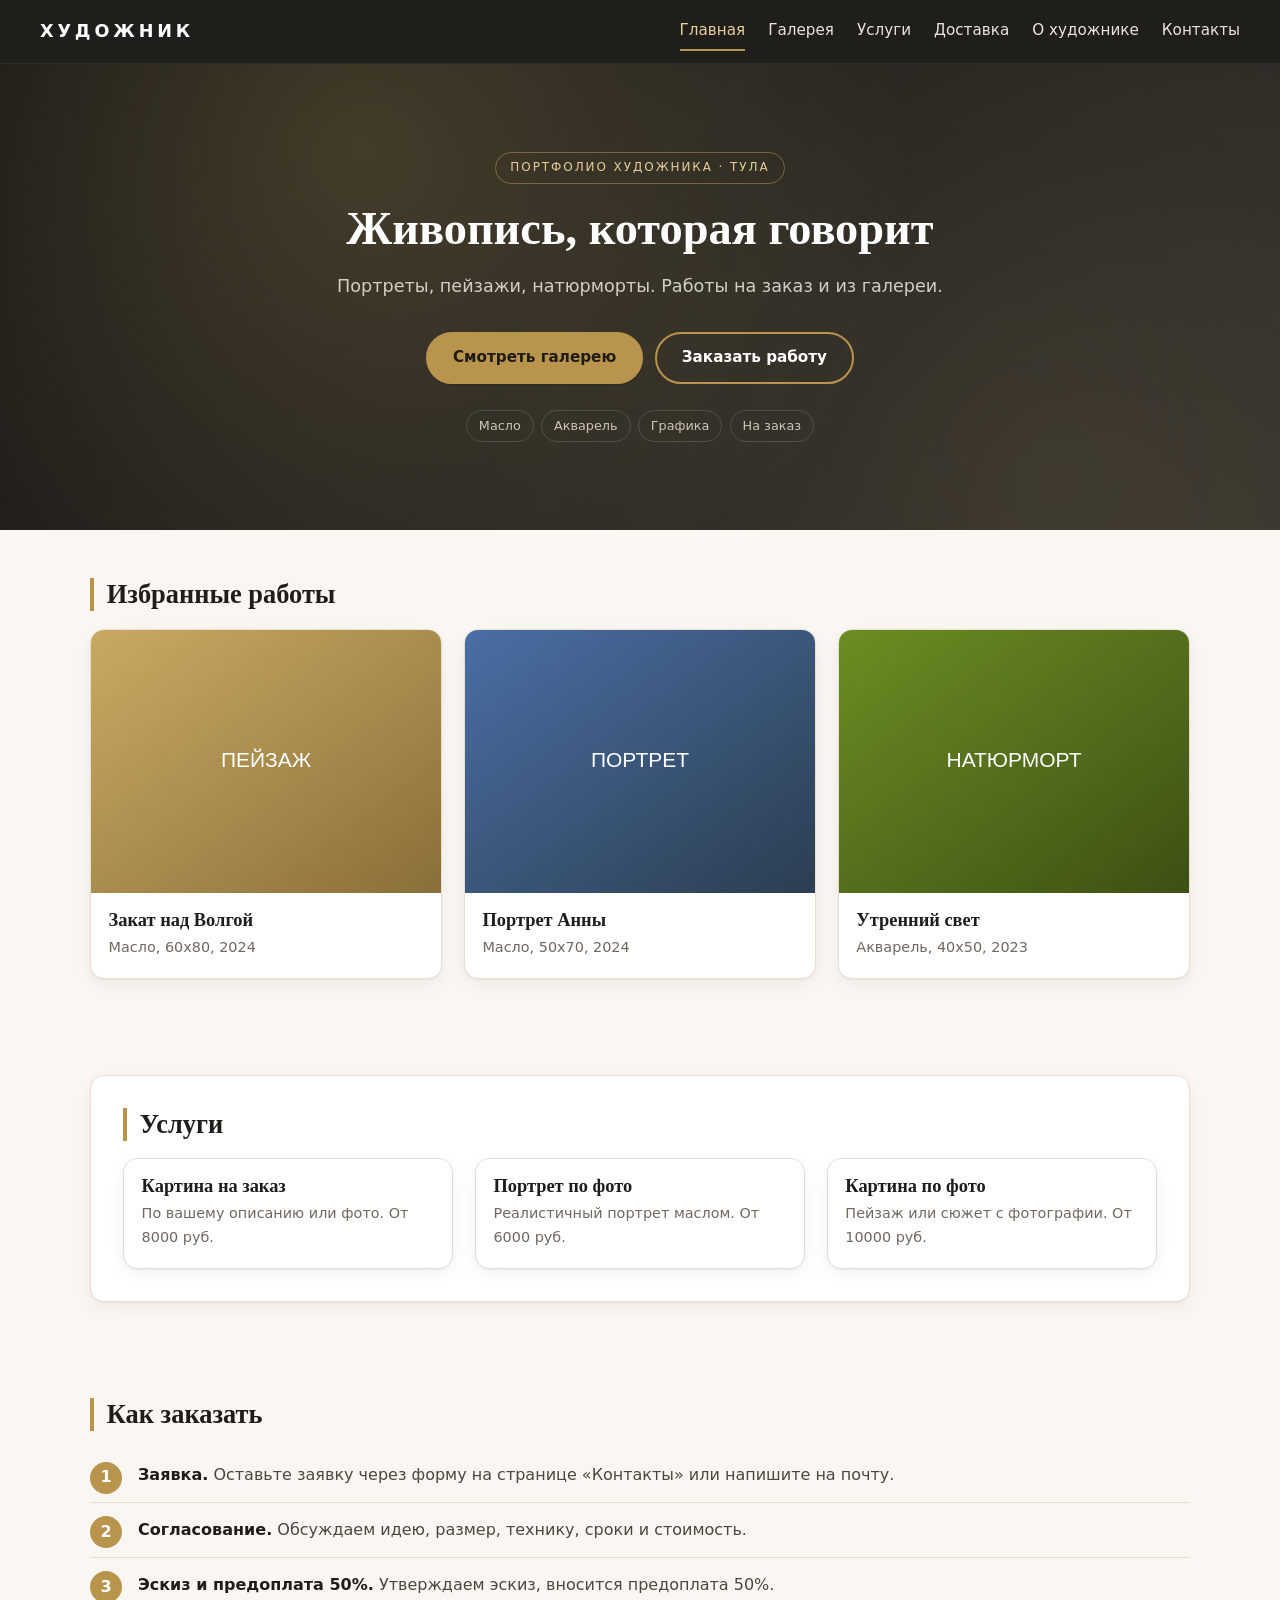
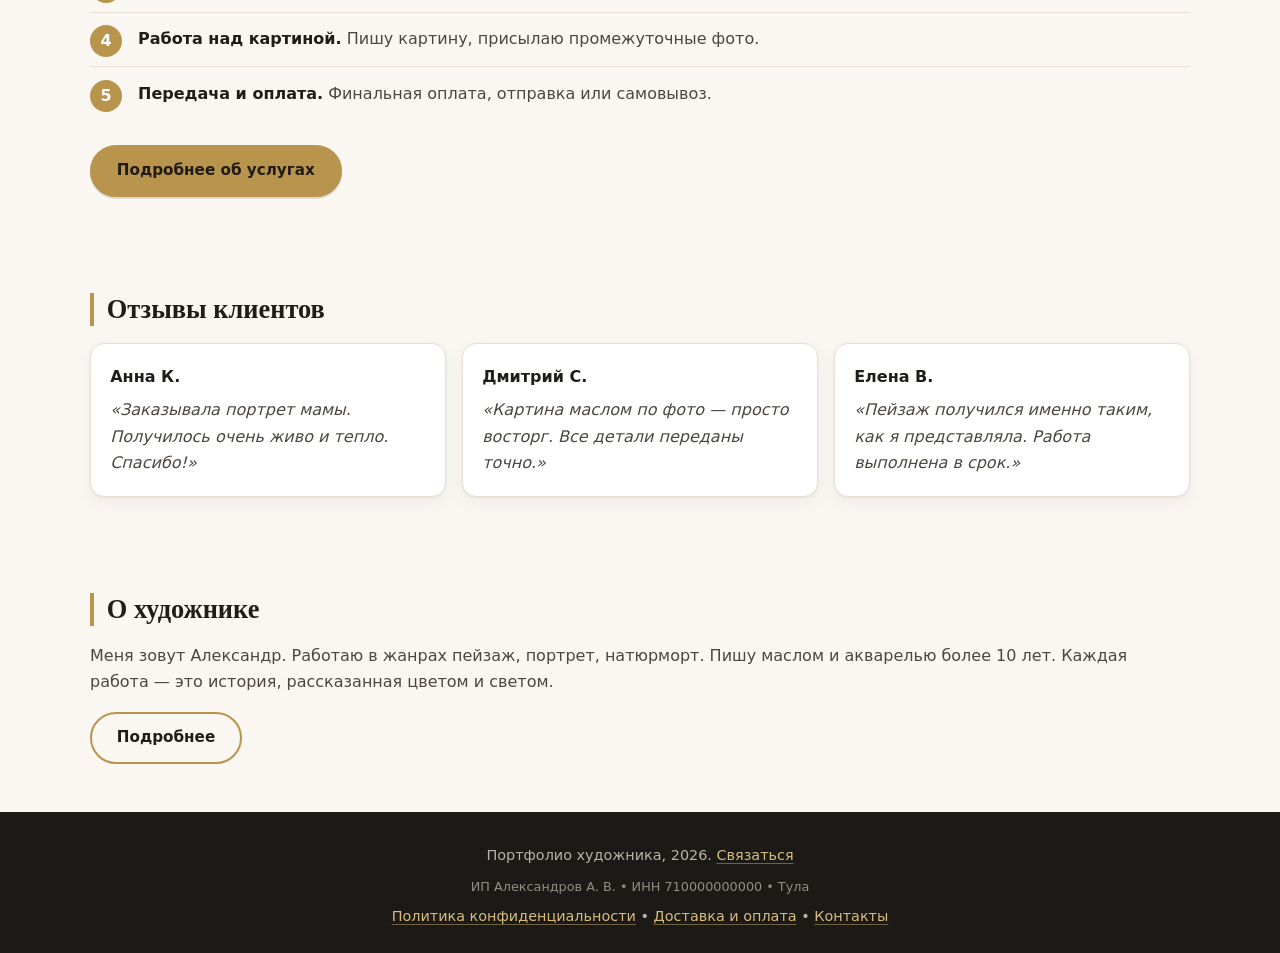
<file: index.html>
<!DOCTYPE html>
<html lang="ru" prefix="og: https://ogp.me/ns#">
<head>
<meta charset="UTF-8">
<meta name="viewport" content="width=device-width, initial-scale=1.0">
<title>Портфолио художника — картины маслом, портреты на заказ</title>
<meta name="description" content="Галерея работ художника: пейзажи, портреты, натюрморты. Картины на заказ и портрет по фото. Открытые цены, доставка, гарантии.">
<meta name="keywords" content="портфолио художника, галерея картин, картины маслом, портрет на заказ, картина по фото">
<meta name="author" content="Александр">
<link rel="canonical" href="https://banan41k78.github.io/artist-portfolio/">
<meta property="og:title" content="Портфолио художника — картины на заказ">
<meta property="og:description" content="Галерея работ: пейзажи, портреты, натюрморты. Картины на заказ и портрет по фото.">
<meta property="og:type" content="website">
<meta property="og:url" content="https://banan41k78.github.io/artist-portfolio/">
<meta property="og:locale" content="ru_RU">
<link rel="icon" href="favicon.svg" type="image/svg+xml">
<link rel="stylesheet" href="style.css">
</head>
<body>

<header>
    <a href="index.html" class="logo">ХУДОЖНИК</a>

    <button class="burger-menu" id="burgerBtn" aria-label="Открыть меню" aria-expanded="false" aria-controls="navMenu">
        <span></span>
        <span></span>
        <span></span>
    </button>

    <nav aria-label="Основная навигация">
        <ul id="navMenu">
            <li><a href="index.html" class="active" aria-current="page">Главная</a></li>
            <li><a href="gallery.html">Галерея</a></li>
            <li><a href="services.html">Услуги</a></li>
            <li><a href="delivery.html">Доставка</a></li>
            <li><a href="about.html">О художнике</a></li>
            <li><a href="contacts.html">Контакты</a></li>
        </ul>
    </nav>
</header>

<main id="main">
<section class="hero">
    <span class="hero-eyebrow">Портфолио художника · Тула</span>
    <h1>Живопись, которая говорит</h1>
    <p>Портреты, пейзажи, натюрморты. Работы на заказ и из галереи.</p>
    <div class="btn-row">
        <a href="gallery.html" class="btn">Смотреть галерею</a>
        <a href="services.html" class="btn btn-outline">Заказать работу</a>
    </div>
    <div class="hero-tags" aria-label="Направления">
        <span>Масло</span>
        <span>Акварель</span>
        <span>Графика</span>
        <span>На заказ</span>
    </div>
</section>

<section class="container">
    <h2>Избранные работы</h2>
    <div class="grid">

        <a href="gallery.html" class="card">
            <img src="data:image/svg+xml;utf8,<svg xmlns='http://www.w3.org/2000/svg' viewBox='0 0 400 300'><defs><linearGradient id='g' x1='0' y1='0' x2='1' y2='1'><stop offset='0' stop-color='%23c9a961'/><stop offset='1' stop-color='%238b6f3a'/></linearGradient></defs><rect fill='url(%23g)' width='400' height='300'/><text x='50%25' y='50%25' font-family='Arial' font-size='24' fill='white' text-anchor='middle' dominant-baseline='middle'>ПЕЙЗАЖ</text></svg>" alt="Картина маслом «Закат над Волгой», пейзаж, 60x80 см, 2024 год">
            <div class="info">
                <h3>Закат над Волгой</h3>
                <p>Масло, 60x80, 2024</p>
            </div>
        </a>

        <a href="gallery.html" class="card">
            <img src="data:image/svg+xml;utf8,<svg xmlns='http://www.w3.org/2000/svg' viewBox='0 0 400 300'><defs><linearGradient id='g' x1='0' y1='0' x2='1' y2='1'><stop offset='0' stop-color='%234a6fa5'/><stop offset='1' stop-color='%232c3e50'/></linearGradient></defs><rect fill='url(%23g)' width='400' height='300'/><text x='50%25' y='50%25' font-family='Arial' font-size='24' fill='white' text-anchor='middle' dominant-baseline='middle'>ПОРТРЕТ</text></svg>" alt="Портрет маслом «Портрет Анны», 50x70 см, 2024 год">
            <div class="info">
                <h3>Портрет Анны</h3>
                <p>Масло, 50x70, 2024</p>
            </div>
        </a>

        <a href="gallery.html" class="card">
            <img src="data:image/svg+xml;utf8,<svg xmlns='http://www.w3.org/2000/svg' viewBox='0 0 400 300'><defs><linearGradient id='g' x1='0' y1='0' x2='1' y2='1'><stop offset='0' stop-color='%236b8e23'/><stop offset='1' stop-color='%233d5014'/></linearGradient></defs><rect fill='url(%23g)' width='400' height='300'/><text x='50%25' y='50%25' font-family='Arial' font-size='24' fill='white' text-anchor='middle' dominant-baseline='middle'>НАТЮРМОРТ</text></svg>" alt="Акварельный натюрморт «Утренний свет», 40x50 см, 2023 год">
            <div class="info">
                <h3>Утренний свет</h3>
                <p>Акварель, 40x50, 2023</p>
            </div>
        </a>

    </div>
</section>

<section class="container">
    <div class="panel">
        <h2>Услуги</h2>
        <div class="grid">
            <a href="services.html" class="card">
                <div class="info">
                    <h3>Картина на заказ</h3>
                    <p>По вашему описанию или фото. От 8000 руб.</p>
                </div>
            </a>
            <a href="services.html" class="card">
                <div class="info">
                    <h3>Портрет по фото</h3>
                    <p>Реалистичный портрет маслом. От 6000 руб.</p>
                </div>
            </a>
            <a href="services.html" class="card">
                <div class="info">
                    <h3>Картина по фото</h3>
                    <p>Пейзаж или сюжет с фотографии. От 10000 руб.</p>
                </div>
            </a>
        </div>
    </div>
</section>

<section class="container">
    <h2>Как заказать</h2>
    <ol class="steps">
        <li><strong>Заявка.</strong> Оставьте заявку через форму на странице «Контакты» или напишите на почту.</li>
        <li><strong>Согласование.</strong> Обсуждаем идею, размер, технику, сроки и стоимость.</li>
        <li><strong>Эскиз и предоплата 50%.</strong> Утверждаем эскиз, вносится предоплата 50%.</li>
        <li><strong>Работа над картиной.</strong> Пишу картину, присылаю промежуточные фото.</li>
        <li><strong>Передача и оплата.</strong> Финальная оплата, отправка или самовывоз.</li>
    </ol>
    <p class="section-cta"><a href="services.html" class="btn">Подробнее об услугах</a></p>
</section>

<section class="container">
    <h2>Отзывы клиентов</h2>
    <div class="reviews-grid">
        <div class="review-card">
            <div class="author">Анна К.</div>
            <div class="text">«Заказывала портрет мамы. Получилось очень живо и тепло. Спасибо!»</div>
        </div>
        <div class="review-card">
            <div class="author">Дмитрий С.</div>
            <div class="text">«Картина маслом по фото — просто восторг. Все детали переданы точно.»</div>
        </div>
        <div class="review-card">
            <div class="author">Елена В.</div>
            <div class="text">«Пейзаж получился именно таким, как я представляла. Работа выполнена в срок.»</div>
        </div>
    </div>
</section>

<section class="container">
    <h2>О художнике</h2>
    <p>Меня зовут Александр. Работаю в жанрах пейзаж, портрет, натюрморт. Пишу маслом и акварелью более 10 лет. Каждая работа — это история, рассказанная цветом и светом.</p>
    <a href="about.html" class="btn btn-outline">Подробнее</a>
</section>

</main>

<footer>
    <p>Портфолио художника, <span data-year>2026</span>. <a href="contacts.html">Связаться</a></p>
    <p class="requisites-mini">ИП Александров А. В. • ИНН 710000000000 • Тула</p>
    <p><a href="privacy.html">Политика конфиденциальности</a> • <a href="delivery.html">Доставка и оплата</a> • <a href="contacts.html">Контакты</a></p>
</footer>

<script src="script.js"></script>
</body>
</html>
</file>
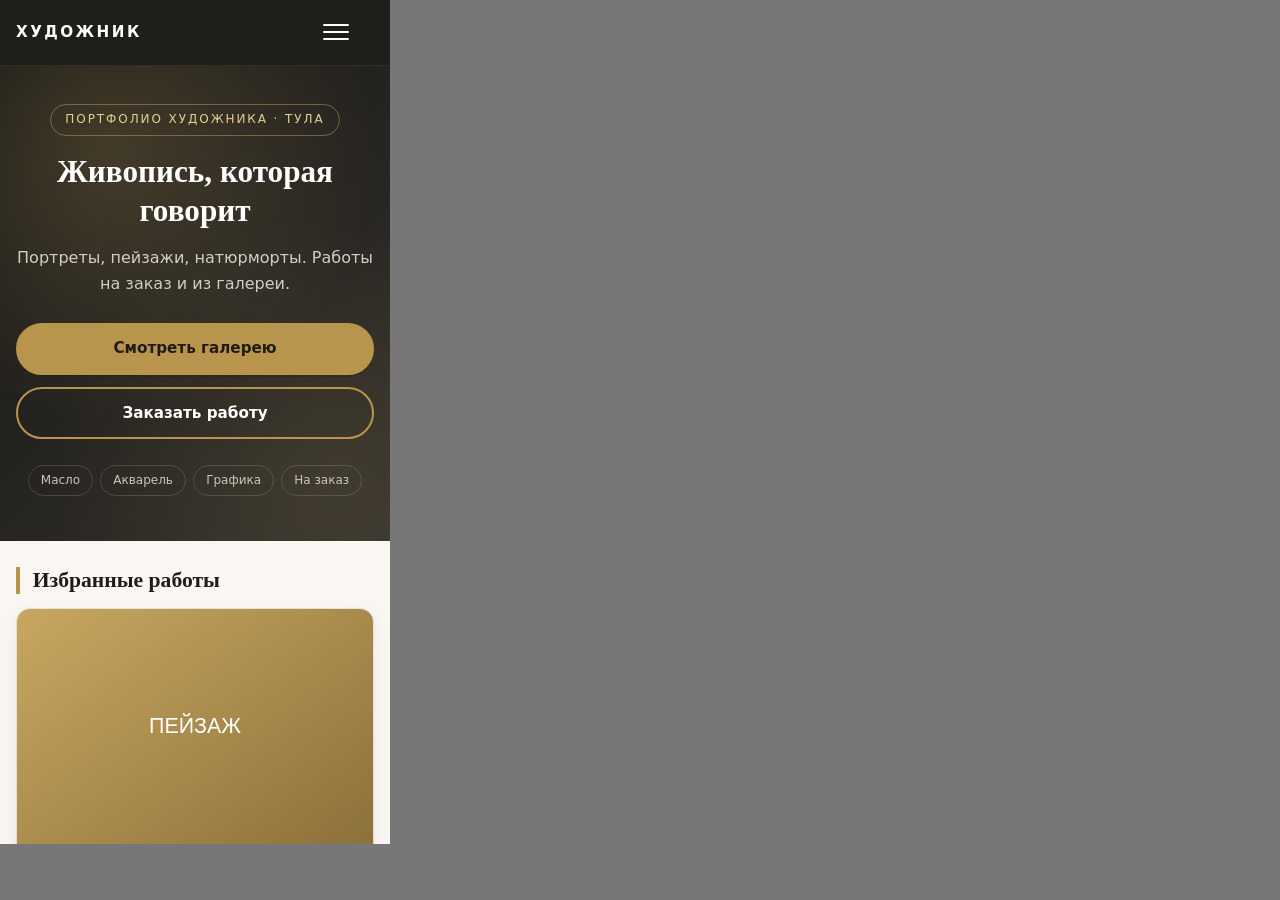
<file: _preview.html>
<!DOCTYPE html>
<html lang="ru">
<head>
<meta charset="UTF-8">
<meta name="viewport" content="width=device-width, initial-scale=1.0">
<title>Mobile preview</title>
<style>
    html, body { margin: 0; padding: 0; background: #777; }
    iframe { display: block; width: 390px; height: 844px; border: 0; }
</style>
</head>
<body>
<iframe id="frame" src="index.html"></iframe>
<script>
    const params = new URLSearchParams(location.search);
    const frame = document.getElementById('frame');
    const page = params.get('page');
    const action = params.get('action');
    const width = params.get('w');
    const height = params.get('h');
    if (width) frame.style.width = width + 'px';
    if (height) frame.style.height = height + 'px';
    if (page) frame.src = page;
    frame.addEventListener('load', () => {
        try {
            if (action === 'modal') frame.contentDocument.querySelector('#grid .card').click();
            if (action === 'menu') frame.contentDocument.getElementById('burgerBtn').click();
            if (action === 'filter') frame.contentDocument.querySelector('[data-filter="oil"]').click();
            if (action === 'form') {
                const doc = frame.contentDocument;
                doc.getElementById('name').value = 'Иван';
                doc.getElementById('contact').value = 'ivan@mail.ru';
                doc.getElementById('consent').checked = true;
                doc.querySelector('#contactForm button[type="submit"]').click();
            }
        } catch (error) {
            document.title = 'Action error: ' + error.message;
        }
    });
</script>
</body>
</html>
</file>
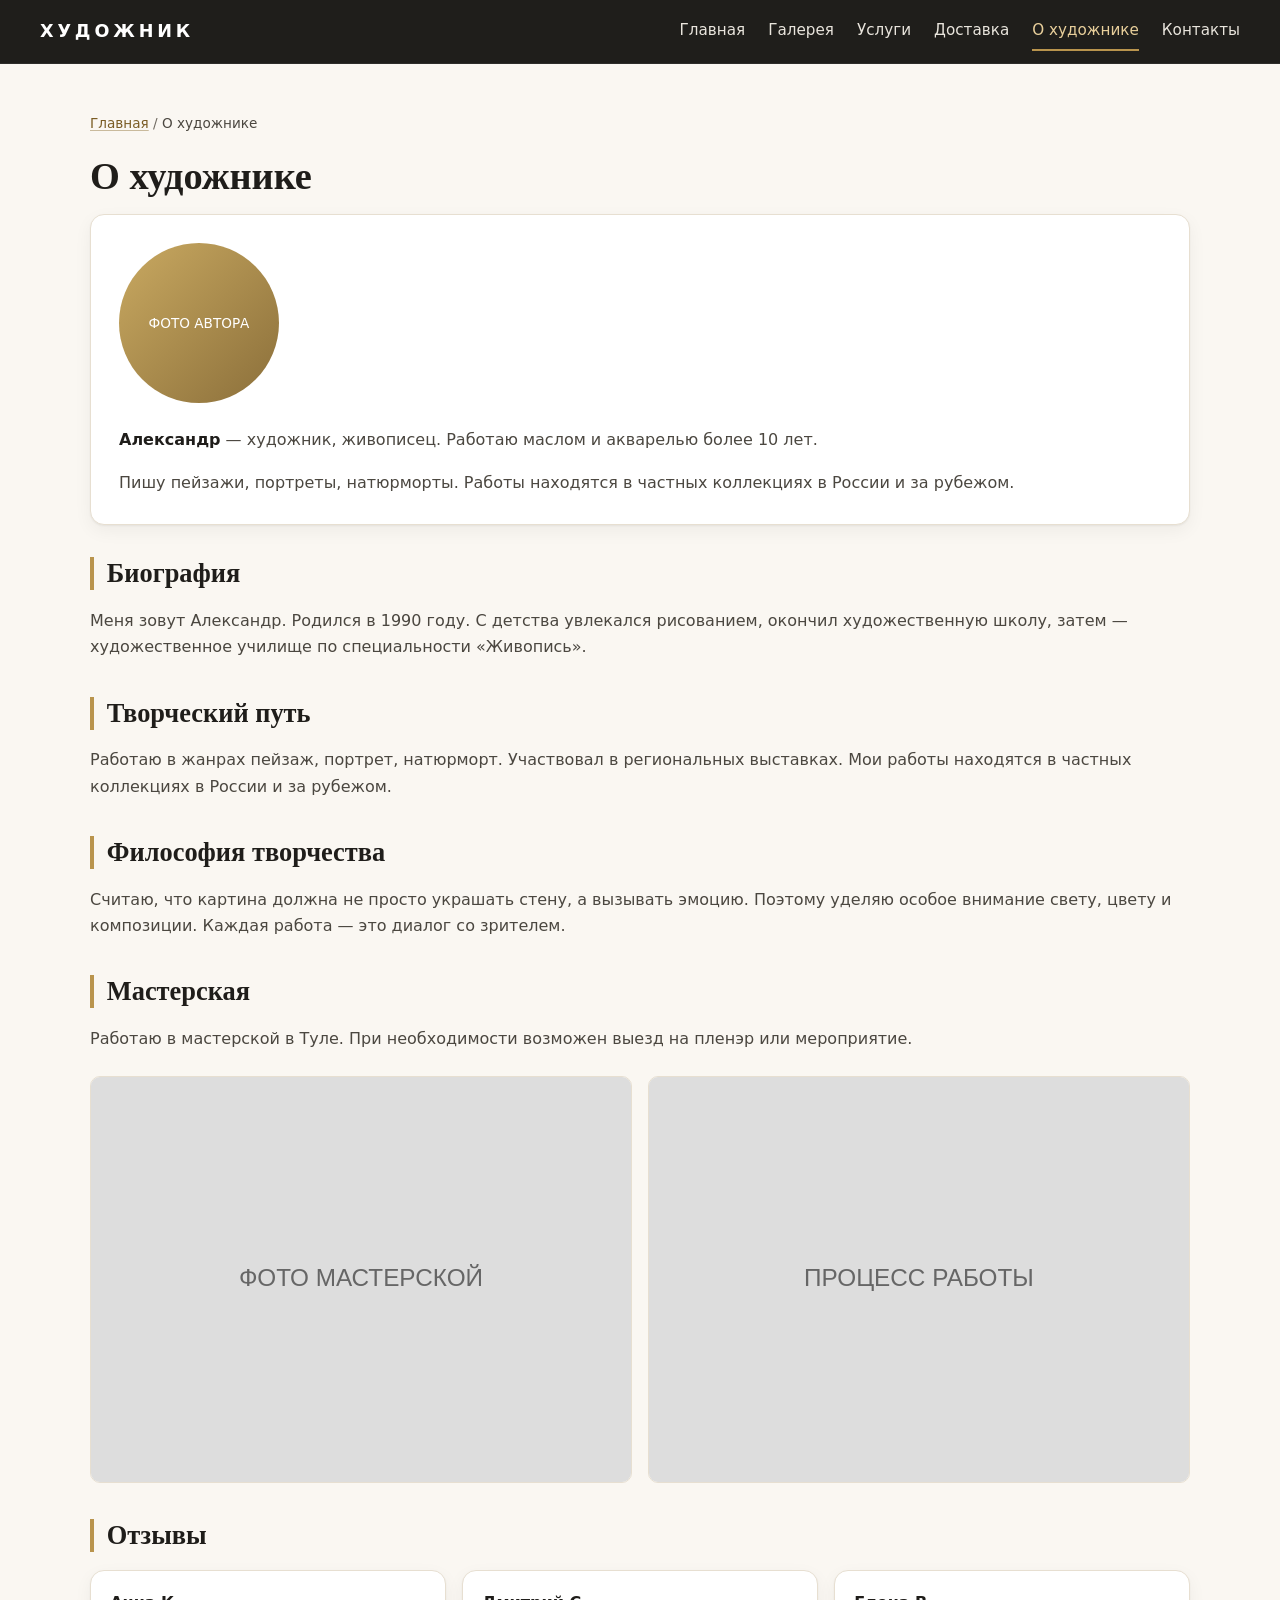
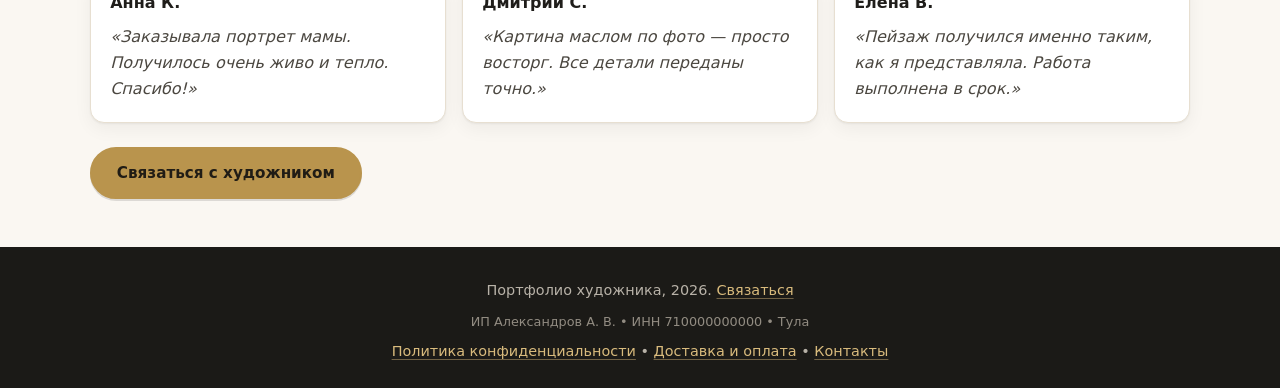
<file: about.html>
<!DOCTYPE html>
<html lang="ru" prefix="og: https://ogp.me/ns#">
<head>
<meta charset="UTF-8">
<meta name="viewport" content="width=device-width, initial-scale=1.0">
<title>О художнике — биография, творческий путь, отзывы</title>
<meta name="description" content="Биография художника, творческий путь, философия творчества и отзывы клиентов. Живопись маслом и акварелью более 10 лет.">
<meta name="keywords" content="художник, биография художника, отзывы о художнике, портфолио">
<link rel="canonical" href="https://banan41k78.github.io/artist-portfolio/about.html">
<meta property="og:title" content="О художнике — биография и отзывы">
<meta property="og:description" content="Творческий путь, философия творчества и отзывы клиентов.">
<meta property="og:type" content="website">
<meta property="og:url" content="https://banan41k78.github.io/artist-portfolio/about.html">
<link rel="icon" href="favicon.svg" type="image/svg+xml">
<link rel="stylesheet" href="style.css">
</head>
<body>

<header>
    <a href="index.html" class="logo">ХУДОЖНИК</a>
    <button class="burger-menu" id="burgerBtn" aria-label="Открыть меню" aria-expanded="false" aria-controls="navMenu">
        <span></span>
        <span></span>
        <span></span>
    </button>
    <nav aria-label="Основная навигация">
        <ul id="navMenu">
            <li><a href="index.html">Главная</a></li>
            <li><a href="gallery.html">Галерея</a></li>
            <li><a href="services.html">Услуги</a></li>
            <li><a href="delivery.html">Доставка</a></li>
            <li><a href="about.html" class="active" aria-current="page">О художнике</a></li>
            <li><a href="contacts.html">Контакты</a></li>
        </ul>
    </nav>
</header>

<main id="main">
<div class="container">
    <nav class="breadcrumbs" aria-label="Хлебные крошки">
        <a href="index.html">Главная</a> / <span>О художнике</span>
    </nav>

    <h1>О художнике</h1>

    <div class="author-block">
        <div class="author-photo">ФОТО АВТОРА</div>
        <div class="author-info">
            <p><strong>Александр</strong> — художник, живописец. Работаю маслом и акварелью более 10 лет.</p>
            <p>Пишу пейзажи, портреты, натюрморты. Работы находятся в частных коллекциях в России и за рубежом.</p>
        </div>
    </div>

    <h2>Биография</h2>
    <p>Меня зовут Александр. Родился в 1990 году. С детства увлекался рисованием, окончил художественную школу, затем — художественное училище по специальности «Живопись».</p>

    <h2>Творческий путь</h2>
    <p>Работаю в жанрах пейзаж, портрет, натюрморт. Участвовал в региональных выставках. Мои работы находятся в частных коллекциях в России и за рубежом.</p>

    <h2>Философия творчества</h2>
    <p>Считаю, что картина должна не просто украшать стену, а вызывать эмоцию. Поэтому уделяю особое внимание свету, цвету и композиции. Каждая работа — это диалог со зрителем.</p>

    <h2>Мастерская</h2>
    <p>Работаю в мастерской в Туле. При необходимости возможен выезд на пленэр или мероприятие.</p>
    <div class="photo-example two-col">
        <div class="photo-example-item">
            <img src="data:image/svg+xml;utf8,<svg xmlns='http://www.w3.org/2000/svg' viewBox='0 0 400 300'><rect fill='%23dddddd' width='400' height='300'/><text x='50%25' y='50%25' font-family='Arial' font-size='18' fill='%23666' text-anchor='middle' dominant-baseline='middle'>ФОТО МАСТЕРСКОЙ</text></svg>" alt="Мастерская художника">
        </div>
        <div class="photo-example-item">
            <img src="data:image/svg+xml;utf8,<svg xmlns='http://www.w3.org/2000/svg' viewBox='0 0 400 300'><rect fill='%23dddddd' width='400' height='300'/><text x='50%25' y='50%25' font-family='Arial' font-size='18' fill='%23666' text-anchor='middle' dominant-baseline='middle'>ПРОЦЕСС РАБОТЫ</text></svg>" alt="Процесс работы над картиной">
        </div>
    </div>

    <h2>Отзывы</h2>
    <div class="reviews-grid">
        <div class="review-card">
            <div class="author">Анна К.</div>
            <div class="text">«Заказывала портрет мамы. Получилось очень живо и тепло. Спасибо!»</div>
        </div>
        <div class="review-card">
            <div class="author">Дмитрий С.</div>
            <div class="text">«Картина маслом по фото — просто восторг. Все детали переданы точно.»</div>
        </div>
        <div class="review-card">
            <div class="author">Елена В.</div>
            <div class="text">«Пейзаж получился именно таким, как я представляла. Работа выполнена в срок.»</div>
        </div>
    </div>

    <p class="section-cta"><a href="contacts.html" class="btn">Связаться с художником</a></p>
</div>
</main>

<footer>
    <p>Портфолио художника, <span data-year>2026</span>. <a href="contacts.html">Связаться</a></p>
    <p class="requisites-mini">ИП Александров А. В. • ИНН 710000000000 • Тула</p>
    <p><a href="privacy.html">Политика конфиденциальности</a> • <a href="delivery.html">Доставка и оплата</a> • <a href="contacts.html">Контакты</a></p>
</footer>

<script src="script.js"></script>
</body>
</html>
</file>
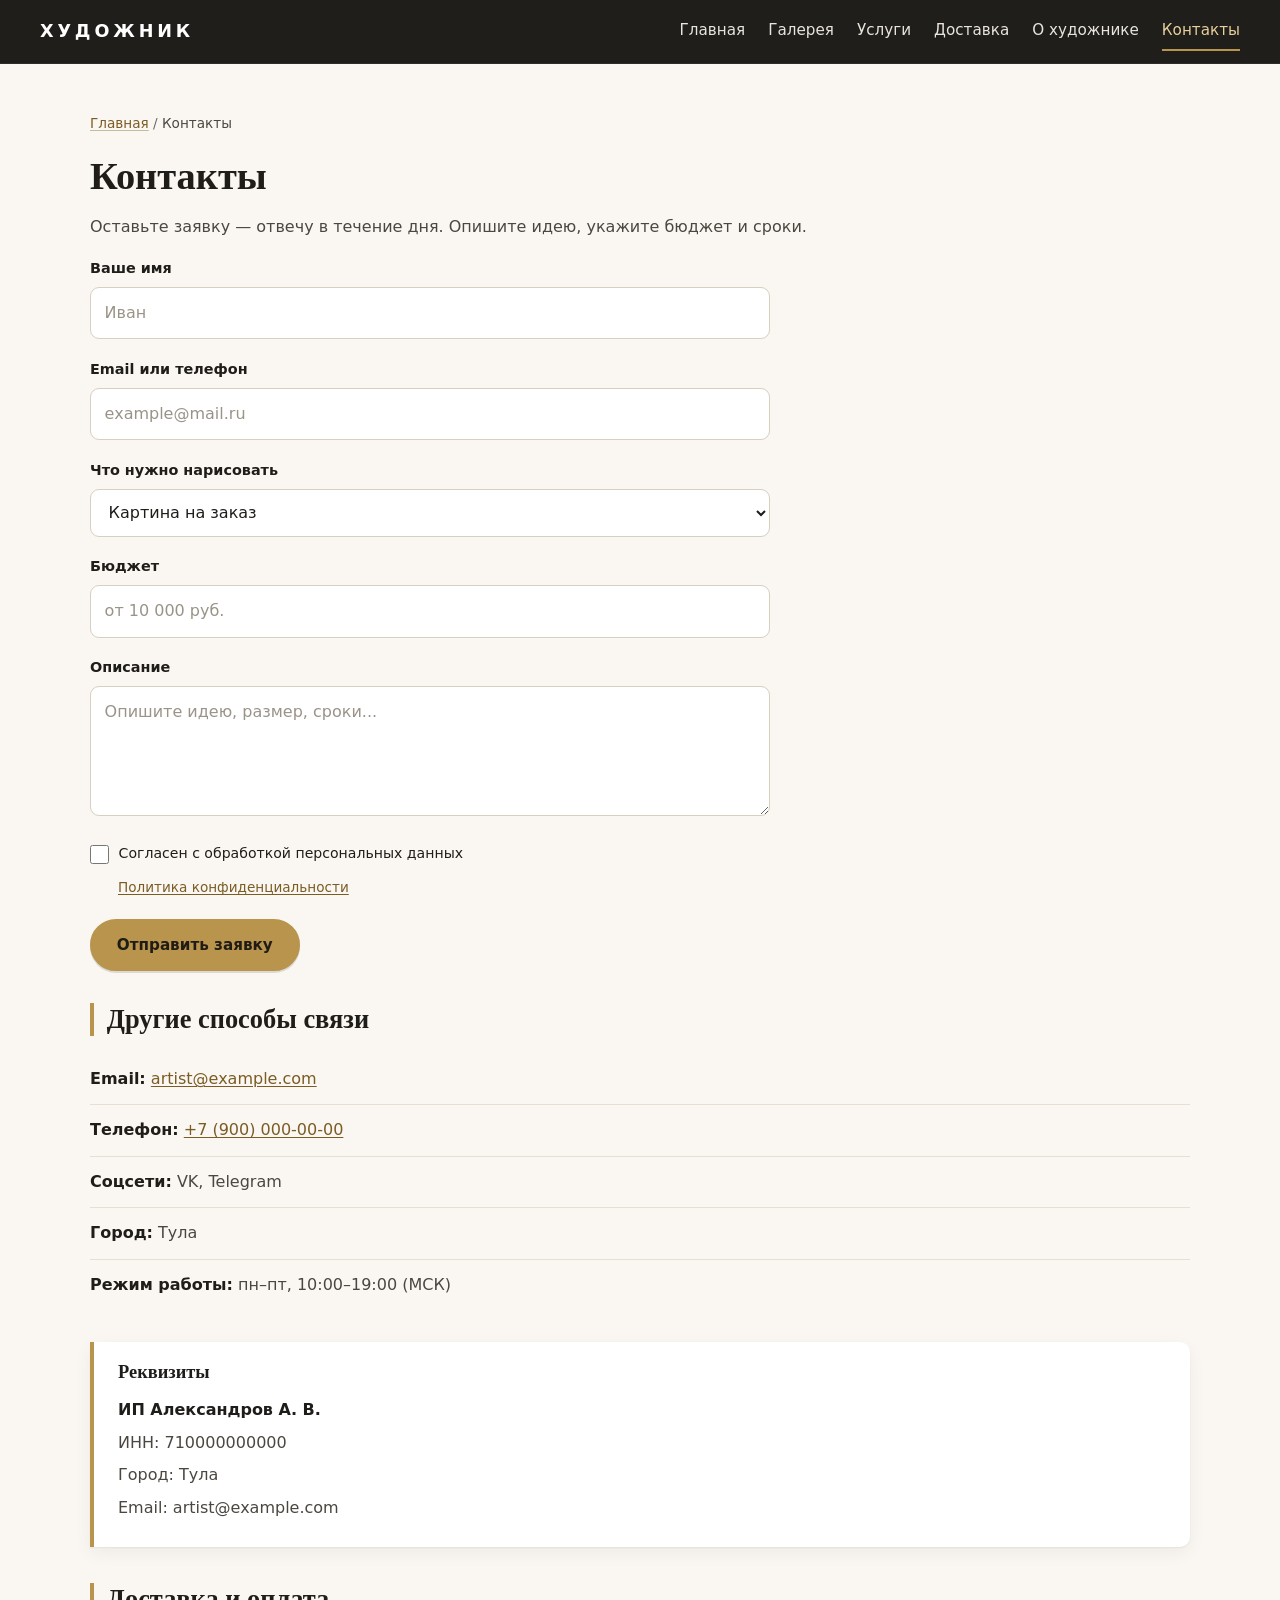
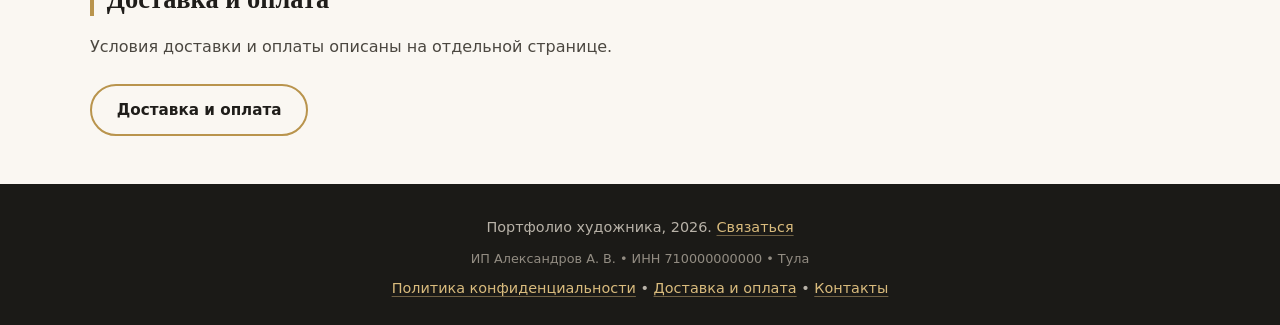
<file: contacts.html>
<!DOCTYPE html>
<html lang="ru" prefix="og: https://ogp.me/ns#">
<head>
<meta charset="UTF-8">
<meta name="viewport" content="width=device-width, initial-scale=1.0">
<title>Контакты художника — заказать картину или портрет по фото | Тула</title>
<meta name="description" content="Свяжитесь с художником: форма заявки, email, телефон, соцсети. Отвечу в течение дня. Заказать картину или портрет по фото.">
<meta name="keywords" content="заказать картину, контакты художника, форма заявки">
<link rel="canonical" href="https://banan41k78.github.io/artist-portfolio/contacts.html">
<meta property="og:title" content="Контакты — заказать картину">
<meta property="og:description" content="Форма заявки, email, телефон, соцсети.">
<meta property="og:type" content="website">
<meta property="og:url" content="https://banan41k78.github.io/artist-portfolio/contacts.html">
<link rel="icon" href="favicon.svg" type="image/svg+xml">
<link rel="stylesheet" href="style.css">
</head>
<body>

<header>
    <a href="index.html" class="logo">ХУДОЖНИК</a>
    <button class="burger-menu" id="burgerBtn" aria-label="Открыть меню" aria-expanded="false" aria-controls="navMenu">
        <span></span>
        <span></span>
        <span></span>
    </button>
    <nav aria-label="Основная навигация">
        <ul id="navMenu">
            <li><a href="index.html">Главная</a></li>
            <li><a href="gallery.html">Галерея</a></li>
            <li><a href="services.html">Услуги</a></li>
            <li><a href="delivery.html">Доставка</a></li>
            <li><a href="about.html">О художнике</a></li>
            <li><a href="contacts.html" class="active" aria-current="page">Контакты</a></li>
        </ul>
    </nav>
</header>

<main id="main">
<div class="container">
    <nav class="breadcrumbs" aria-label="Хлебные крошки">
        <a href="index.html">Главная</a> / <span>Контакты</span>
    </nav>

    <h1>Контакты</h1>
    <p>Оставьте заявку — отвечу в течение дня. Опишите идею, укажите бюджет и сроки.</p>

    <form id="contactForm" class="contact-form" action="#" method="post">
        <div class="form-group">
            <label for="name">Ваше имя</label>
            <input type="text" id="name" name="name" required autocomplete="name" placeholder="Иван">
        </div>
        <div class="form-group">
            <label for="contact">Email или телефон</label>
            <input type="text" id="contact" name="contact" required autocomplete="email" placeholder="example@mail.ru">
        </div>
        <div class="form-group">
            <label for="type">Что нужно нарисовать</label>
            <select id="type" name="type">
                <option>Картина на заказ</option>
                <option>Портрет по фото</option>
                <option>Картина по фото</option>
                <option>Другое</option>
            </select>
        </div>
        <div class="form-group">
            <label for="budget">Бюджет</label>
            <input type="text" id="budget" name="budget" placeholder="от 10 000 руб.">
        </div>
        <div class="form-group">
            <label for="msg">Описание</label>
            <textarea id="msg" name="msg" placeholder="Опишите идею, размер, сроки..."></textarea>
        </div>
        <div class="form-group form-consent">
            <label for="consent">
                <input type="checkbox" id="consent" name="consent" required>
                <span>Согласен с обработкой персональных данных</span>
            </label>
            <a class="form-consent-link" href="privacy.html">Политика конфиденциальности</a>
        </div>
        <button type="submit" class="btn">Отправить заявку</button>
        <div class="form-success" id="formSuccess" role="status" hidden>
            <span class="form-success-icon" aria-hidden="true">✓</span>
            <div>
                <strong>Спасибо! Заявка отправлена.</strong><br>
                Свяжусь с вами в течение дня.
            </div>
        </div>
    </form>

    <h2>Другие способы связи</h2>
    <ul class="list">
        <li><strong>Email:</strong> <a href="mailto:artist@example.com">artist@example.com</a></li>
        <li><strong>Телефон:</strong> <a href="tel:+79000000000">+7 (900) 000-00-00</a></li>
        <li><strong>Соцсети:</strong> VK, Telegram</li>
        <li><strong>Город:</strong> Тула</li>
        <li><strong>Режим работы:</strong> пн–пт, 10:00–19:00 (МСК)</li>
    </ul>

    <div class="requisites">
        <h3>Реквизиты</h3>
        <p><strong>ИП Александров А. В.</strong></p>
        <p>ИНН: 710000000000</p>
        <p>Город: Тула</p>
        <p>Email: artist@example.com</p>
    </div>

    <h2>Доставка и оплата</h2>
    <p>Условия доставки и оплаты описаны на отдельной странице.</p>
    <p class="section-cta"><a href="delivery.html" class="btn btn-outline">Доставка и оплата</a></p>
</div>
</main>

<footer>
    <p>Портфолио художника, <span data-year>2026</span>. <a href="contacts.html">Связаться</a></p>
    <p class="requisites-mini">ИП Александров А. В. • ИНН 710000000000 • Тула</p>
    <p><a href="privacy.html">Политика конфиденциальности</a> • <a href="delivery.html">Доставка и оплата</a> • <a href="contacts.html">Контакты</a></p>
</footer>

<script src="script.js"></script>
</body>
</html>
</file>
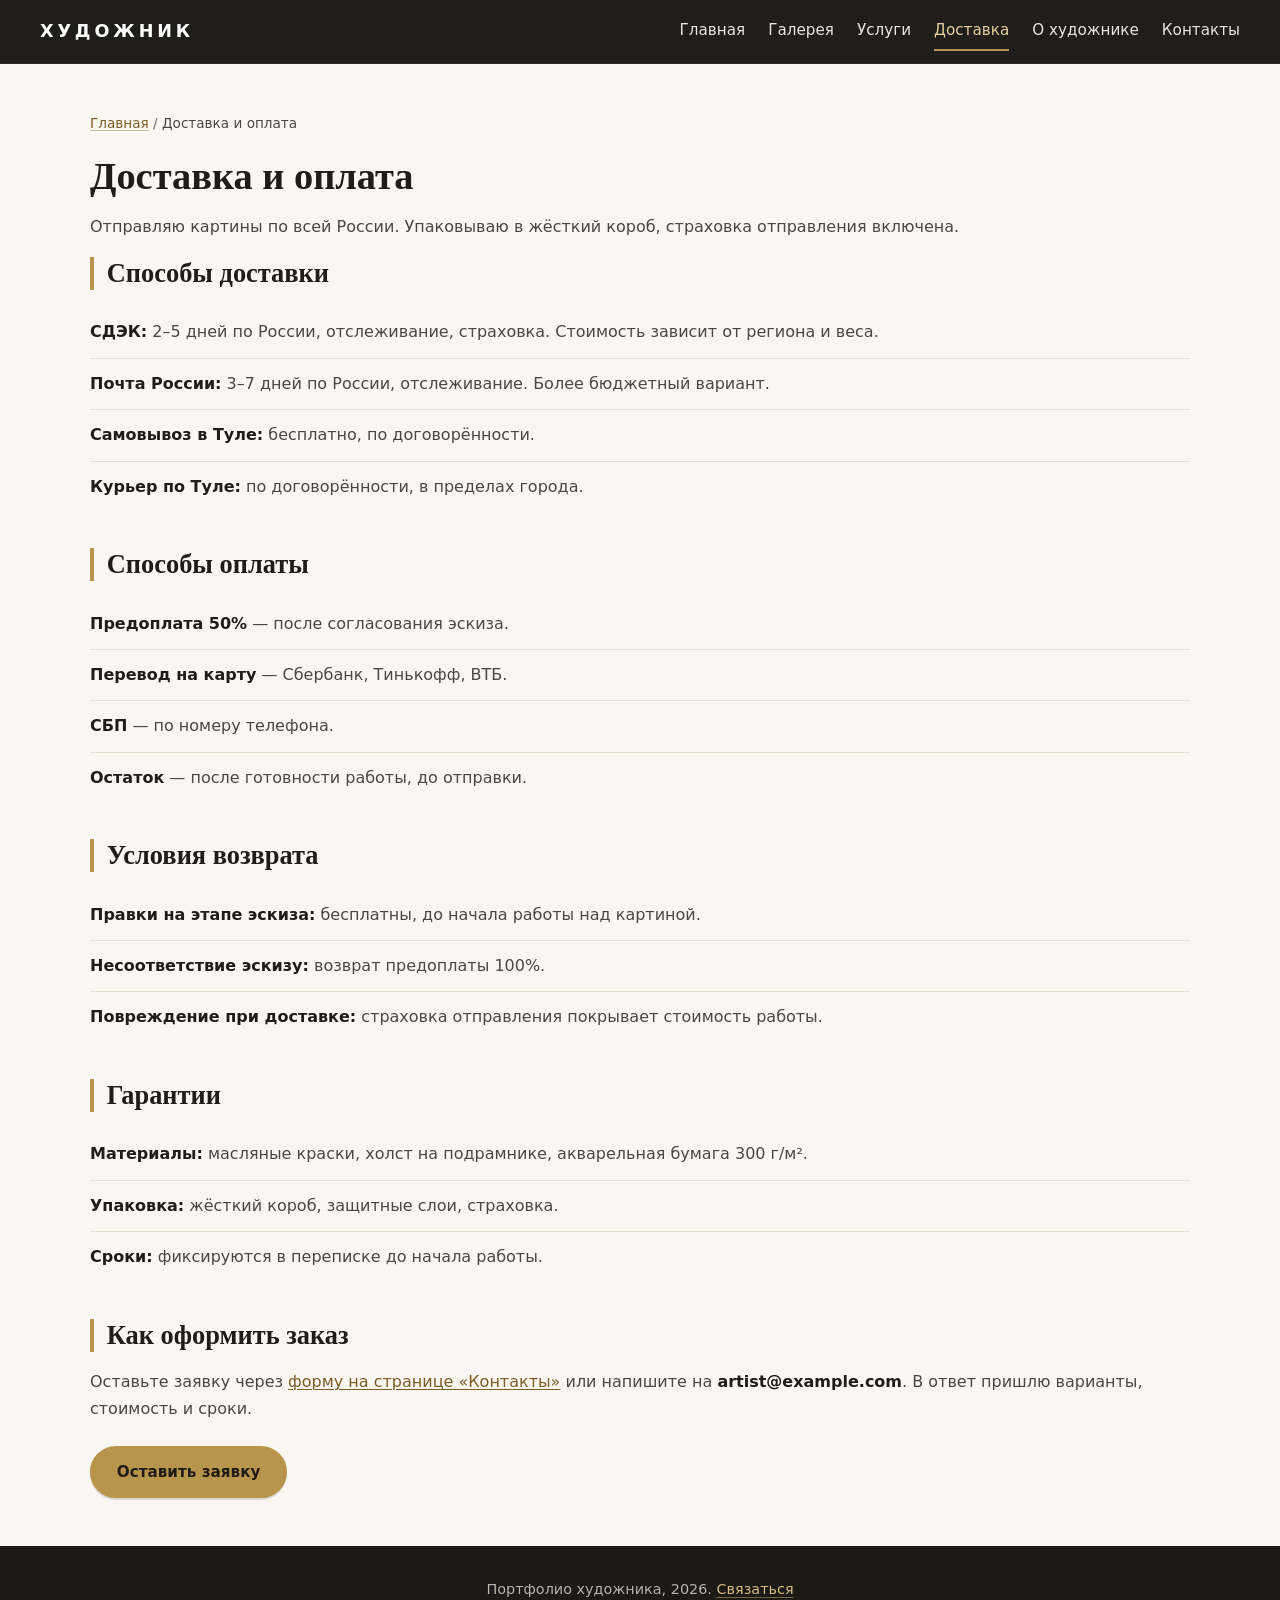
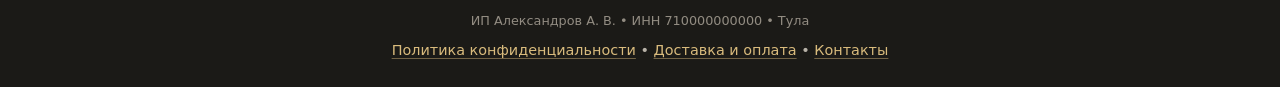
<file: delivery.html>
<!DOCTYPE html>
<html lang="ru" prefix="og: https://ogp.me/ns#">
<head>
<meta charset="UTF-8">
<meta name="viewport" content="width=device-width, initial-scale=1.0">
<title>Доставка и оплата — картины на заказ и портреты по всей России</title>
<meta name="description" content="Способы доставки картин по России: СДЭК, Почта России, самовывоз в Туле. Способы оплаты: предоплата 50% переводом или картой. Условия возврата и гарантии.">
<meta name="keywords" content="доставка картин, оплата картин, доставка портрета, оплата портрета">
<link rel="canonical" href="https://banan41k78.github.io/artist-portfolio/delivery.html">
<meta property="og:title" content="Доставка и оплата">
<meta property="og:description" content="Способы доставки и оплаты картин. Условия возврата и гарантии.">
<meta property="og:type" content="website">
<meta property="og:url" content="https://banan41k78.github.io/artist-portfolio/delivery.html">
<link rel="icon" href="favicon.svg" type="image/svg+xml">
<link rel="stylesheet" href="style.css">
</head>
<body>

<header>
    <a href="index.html" class="logo">ХУДОЖНИК</a>
    <button class="burger-menu" id="burgerBtn" aria-label="Открыть меню" aria-expanded="false" aria-controls="navMenu">
        <span></span>
        <span></span>
        <span></span>
    </button>
    <nav aria-label="Основная навигация">
        <ul id="navMenu">
            <li><a href="index.html">Главная</a></li>
            <li><a href="gallery.html">Галерея</a></li>
            <li><a href="services.html">Услуги</a></li>
            <li><a href="delivery.html" class="active" aria-current="page">Доставка</a></li>
            <li><a href="about.html">О художнике</a></li>
            <li><a href="contacts.html">Контакты</a></li>
        </ul>
    </nav>
</header>

<main id="main">
<div class="container">
    <nav class="breadcrumbs" aria-label="Хлебные крошки">
        <a href="index.html">Главная</a> / <span>Доставка и оплата</span>
    </nav>

    <h1>Доставка и оплата</h1>
    <p>Отправляю картины по всей России. Упаковываю в жёсткий короб, страховка отправления включена.</p>

    <h2>Способы доставки</h2>
    <ul class="list">
        <li><strong>СДЭК:</strong> 2–5 дней по России, отслеживание, страховка. Стоимость зависит от региона и веса.</li>
        <li><strong>Почта России:</strong> 3–7 дней по России, отслеживание. Более бюджетный вариант.</li>
        <li><strong>Самовывоз в Туле:</strong> бесплатно, по договорённости.</li>
        <li><strong>Курьер по Туле:</strong> по договорённости, в пределах города.</li>
    </ul>

    <h2>Способы оплаты</h2>
    <ul class="list">
        <li><strong>Предоплата 50%</strong> — после согласования эскиза.</li>
        <li><strong>Перевод на карту</strong> — Сбербанк, Тинькофф, ВТБ.</li>
        <li><strong>СБП</strong> — по номеру телефона.</li>
        <li><strong>Остаток</strong> — после готовности работы, до отправки.</li>
    </ul>

    <h2>Условия возврата</h2>
    <ul class="list">
        <li><strong>Правки на этапе эскиза:</strong> бесплатны, до начала работы над картиной.</li>
        <li><strong>Несоответствие эскизу:</strong> возврат предоплаты 100%.</li>
        <li><strong>Повреждение при доставке:</strong> страховка отправления покрывает стоимость работы.</li>
    </ul>

    <h2>Гарантии</h2>
    <ul class="list">
        <li><strong>Материалы:</strong> масляные краски, холст на подрамнике, акварельная бумага 300 г/м².</li>
        <li><strong>Упаковка:</strong> жёсткий короб, защитные слои, страховка.</li>
        <li><strong>Сроки:</strong> фиксируются в переписке до начала работы.</li>
    </ul>

    <h2>Как оформить заказ</h2>
    <p>Оставьте заявку через <a href="contacts.html">форму на странице «Контакты»</a> или напишите на <strong>artist@example.com</strong>. В ответ пришлю варианты, стоимость и сроки.</p>

    <p class="section-cta"><a href="contacts.html" class="btn">Оставить заявку</a></p>
</div>
</main>

<footer>
    <p>Портфолио художника, <span data-year>2026</span>. <a href="contacts.html">Связаться</a></p>
    <p class="requisites-mini">ИП Александров А. В. • ИНН 710000000000 • Тула</p>
    <p><a href="privacy.html">Политика конфиденциальности</a> • <a href="delivery.html">Доставка и оплата</a> • <a href="contacts.html">Контакты</a></p>
</footer>

<script src="script.js"></script>
</body>
</html>
</file>
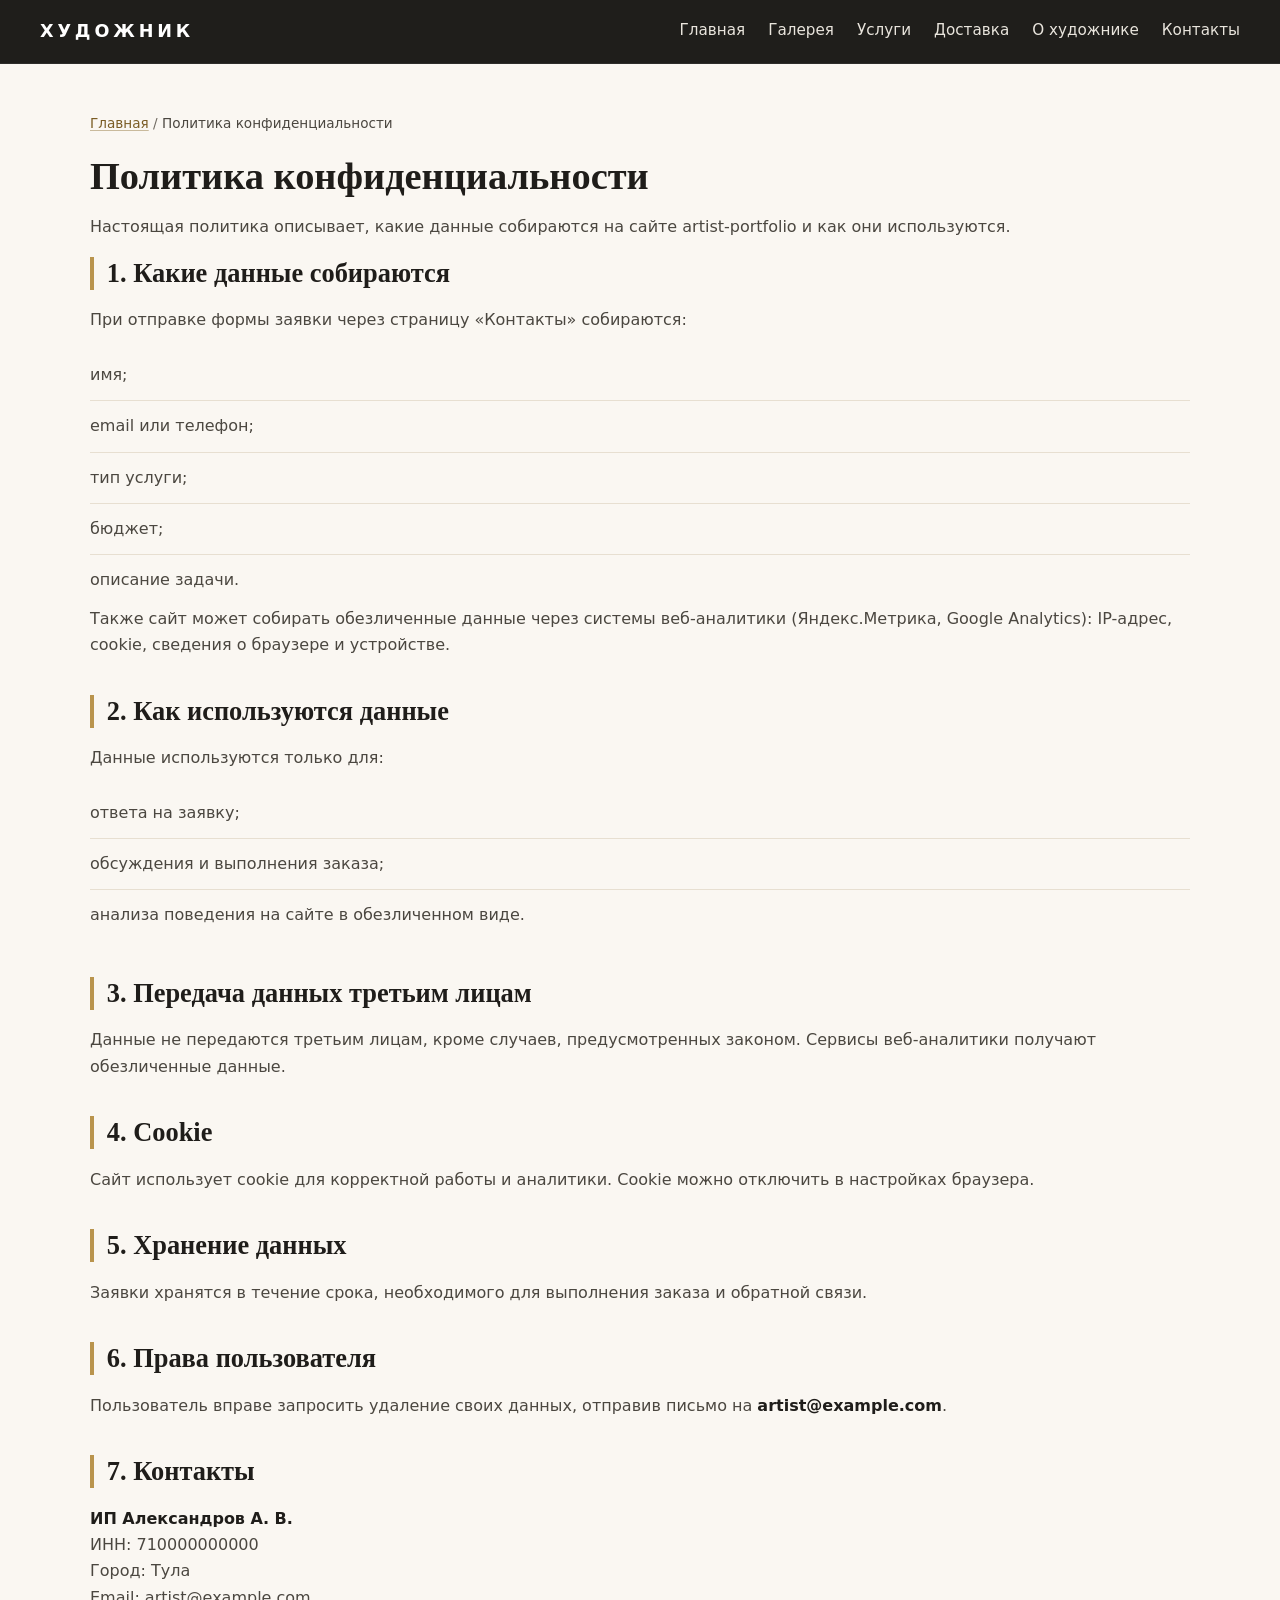
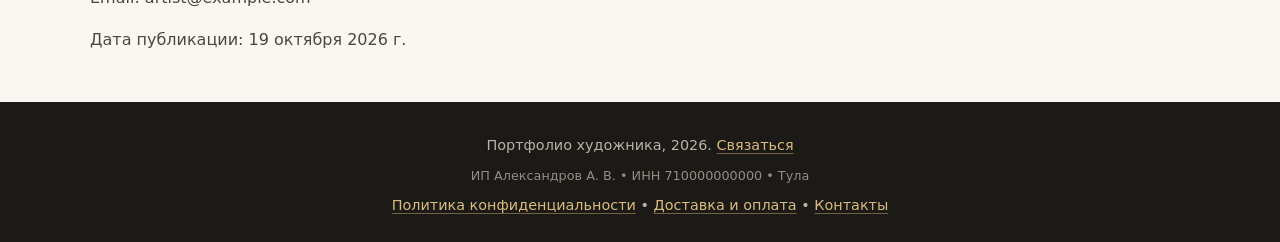
<file: privacy.html>
<!DOCTYPE html>
<html lang="ru" prefix="og: https://ogp.me/ns#">
<head>
<meta charset="UTF-8">
<meta name="viewport" content="width=device-width, initial-scale=1.0">
<title>Политика конфиденциальности — сайт художника</title>
<meta name="description" content="Политика конфиденциальности сайта-портфолио художника. Обработка персональных данных, cookie, формы заявки.">
<link rel="canonical" href="https://banan41k78.github.io/artist-portfolio/privacy.html">
<meta property="og:title" content="Политика конфиденциальности">
<meta property="og:description" content="Обработка персональных данных на сайте художника.">
<meta property="og:type" content="website">
<meta property="og:url" content="https://banan41k78.github.io/artist-portfolio/privacy.html">
<link rel="icon" href="favicon.svg" type="image/svg+xml">
<link rel="stylesheet" href="style.css">
</head>
<body>

<header>
    <a href="index.html" class="logo">ХУДОЖНИК</a>
    <button class="burger-menu" id="burgerBtn" aria-label="Открыть меню" aria-expanded="false" aria-controls="navMenu">
        <span></span>
        <span></span>
        <span></span>
    </button>
    <nav aria-label="Основная навигация">
        <ul id="navMenu">
            <li><a href="index.html">Главная</a></li>
            <li><a href="gallery.html">Галерея</a></li>
            <li><a href="services.html">Услуги</a></li>
            <li><a href="delivery.html">Доставка</a></li>
            <li><a href="about.html">О художнике</a></li>
            <li><a href="contacts.html">Контакты</a></li>
        </ul>
    </nav>
</header>

<main id="main">
<div class="container">
    <nav class="breadcrumbs" aria-label="Хлебные крошки">
        <a href="index.html">Главная</a> / <span>Политика конфиденциальности</span>
    </nav>

    <h1>Политика конфиденциальности</h1>
    <p>Настоящая политика описывает, какие данные собираются на сайте artist-portfolio и как они используются.</p>

    <h2>1. Какие данные собираются</h2>
    <p>При отправке формы заявки через страницу «Контакты» собираются:</p>
    <ul class="list">
        <li>имя;</li>
        <li>email или телефон;</li>
        <li>тип услуги;</li>
        <li>бюджет;</li>
        <li>описание задачи.</li>
    </ul>
    <p>Также сайт может собирать обезличенные данные через системы веб-аналитики (Яндекс.Метрика, Google Analytics): IP-адрес, cookie, сведения о браузере и устройстве.</p>

    <h2>2. Как используются данные</h2>
    <p>Данные используются только для:</p>
    <ul class="list">
        <li>ответа на заявку;</li>
        <li>обсуждения и выполнения заказа;</li>
        <li>анализа поведения на сайте в обезличенном виде.</li>
    </ul>

    <h2>3. Передача данных третьим лицам</h2>
    <p>Данные не передаются третьим лицам, кроме случаев, предусмотренных законом. Сервисы веб-аналитики получают обезличенные данные.</p>

    <h2>4. Cookie</h2>
    <p>Сайт использует cookie для корректной работы и аналитики. Cookie можно отключить в настройках браузера.</p>

    <h2>5. Хранение данных</h2>
    <p>Заявки хранятся в течение срока, необходимого для выполнения заказа и обратной связи.</p>

    <h2>6. Права пользователя</h2>
    <p>Пользователь вправе запросить удаление своих данных, отправив письмо на <strong>artist@example.com</strong>.</p>

    <h2>7. Контакты</h2>
    <p><strong>ИП Александров А. В.</strong><br>ИНН: 710000000000<br>Город: Тула<br>Email: artist@example.com</p>

    <p>Дата публикации: 19 октября 2026 г.</p>
</div>
</main>

<footer>
    <p>Портфолио художника, <span data-year>2026</span>. <a href="contacts.html">Связаться</a></p>
    <p class="requisites-mini">ИП Александров А. В. • ИНН 710000000000 • Тула</p>
    <p><a href="privacy.html">Политика конфиденциальности</a> • <a href="delivery.html">Доставка и оплата</a> • <a href="contacts.html">Контакты</a></p>
</footer>

<script src="script.js"></script>
</body>
</html>
</file>
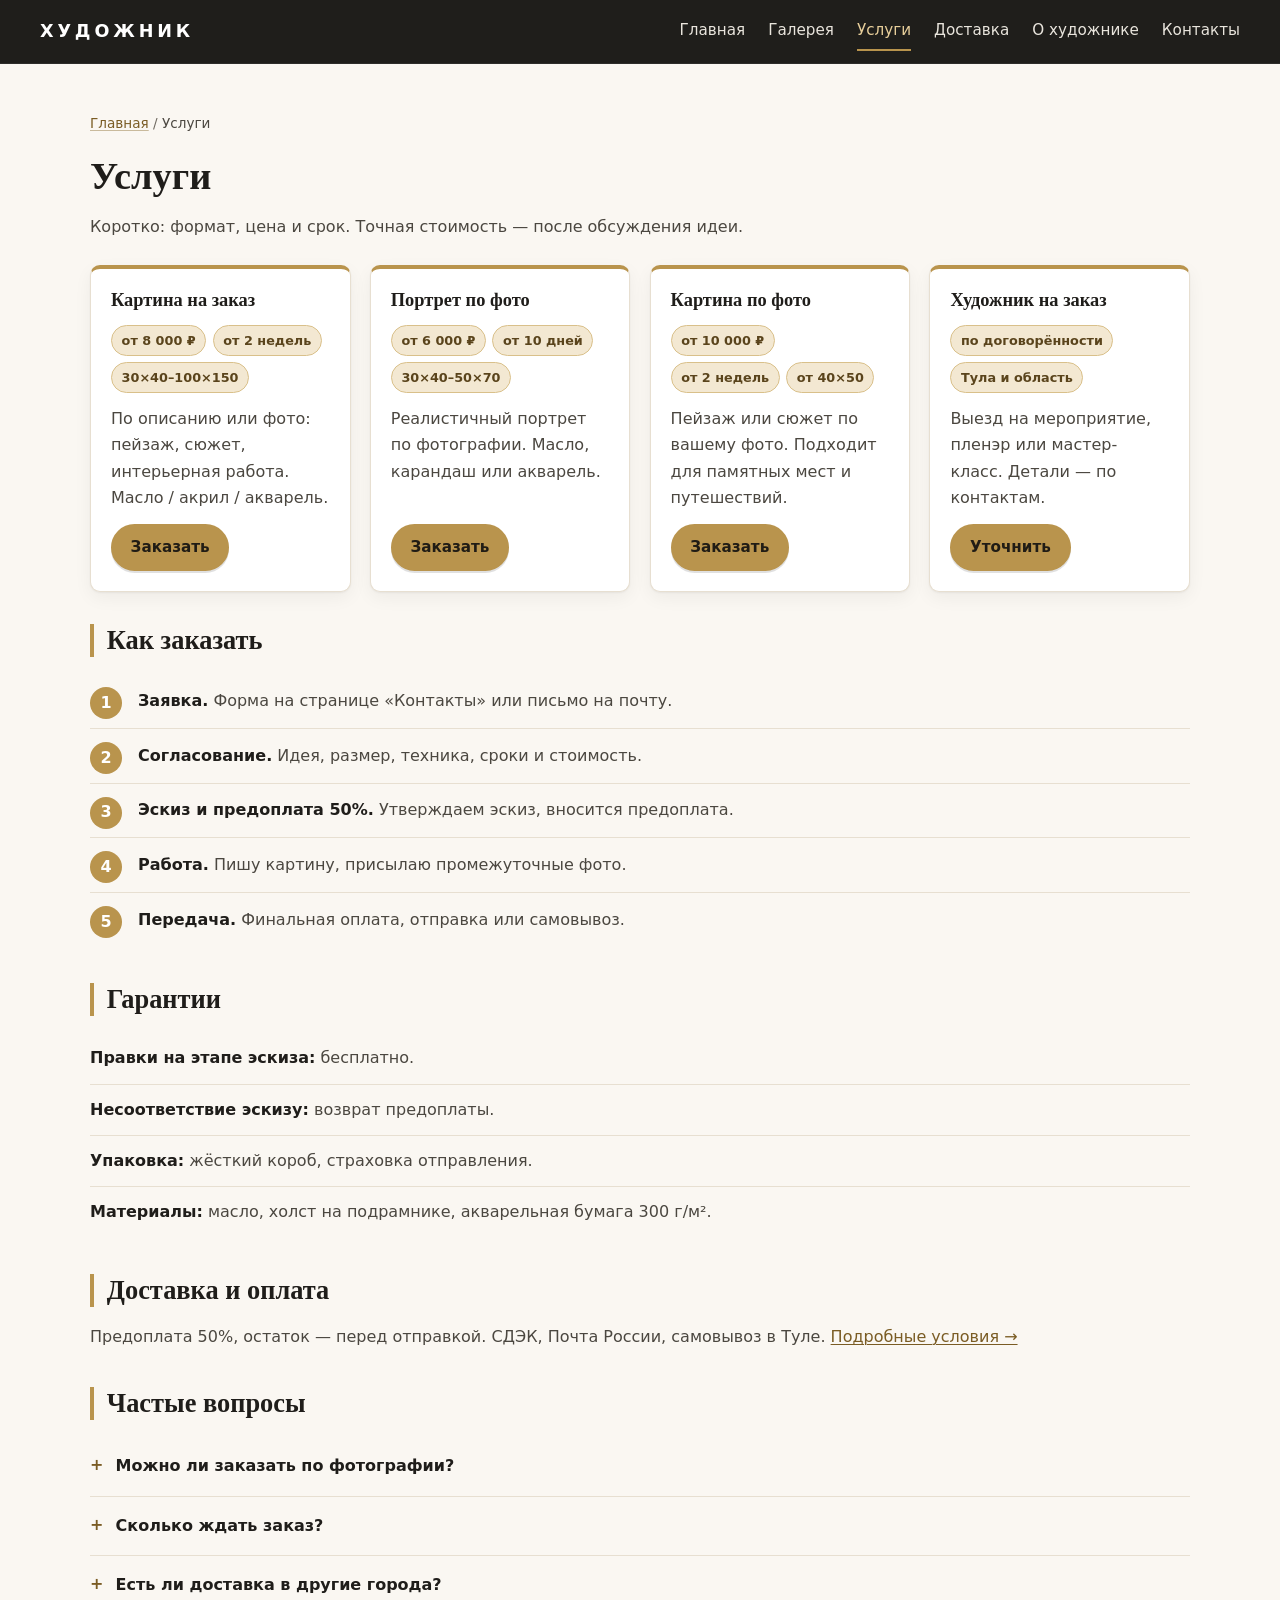
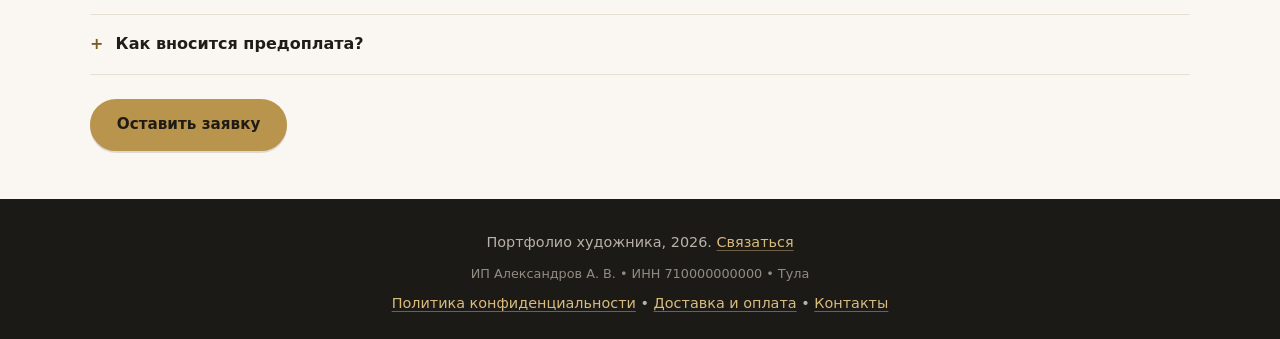
<file: services.html>
<!DOCTYPE html>
<html lang="ru" prefix="og: https://ogp.me/ns#">
<head>
<meta charset="UTF-8">
<meta name="viewport" content="width=device-width, initial-scale=1.0">
<title>Услуги художника — заказать картину или портрет по фото | Тула</title>
<meta name="description" content="Заказать картину, портрет по фото, живопись на заказ. Сроки от 10 дней, цены от 6000 руб. Работа по предоплате 50%. Гарантии, доставка по России.">
<meta name="keywords" content="картина на заказ, портрет по фото, заказать картину, художник на заказ">
<link rel="canonical" href="https://banan41k78.github.io/artist-portfolio/services.html">
<meta property="og:title" content="Услуги — заказать картину или портрет">
<meta property="og:description" content="Картина на заказ, портрет по фото, картина по фото. Цены и сроки.">
<meta property="og:type" content="website">
<meta property="og:url" content="https://banan41k78.github.io/artist-portfolio/services.html">
<link rel="icon" href="favicon.svg" type="image/svg+xml">
<link rel="stylesheet" href="style.css">
</head>
<body>

<header>
    <a href="about.html" class="logo">ХУДОЖНИК</a>
    <button class="burger-menu" id="burgerBtn" aria-label="Открыть меню">
        <span></span>
        <span></span>
        <span></span>
    </button>
    <nav>
        <ul id="navMenu">
            <li><a href="index.html">Главная</a></li>
            <li><a href="gallery.html">Галерея</a></li>
            <li><a href="services.html" class="active">Услуги</a></li>
            <li><a href="delivery.html">Доставка</a></li>
            <li><a href="about.html">О художнике</a></li>
            <li><a href="contacts.html">Контакты</a></li>
        </ul>
    </nav>
</header>

<div class="container">
    <nav class="breadcrumbs" aria-label="Хлебные крошки">
        <a href="index.html">Главная</a> / <span>Услуги</span>
    </nav>

    <h1>Услуги</h1>
    <p>Коротко: формат, цена и срок. Точная стоимость — после обсуждения идеи.</p>

    <div class="services-grid">
        <article class="service-card">
            <h3>Картина на заказ</h3>
            <div class="service-badges">
                <span>от 8 000 ₽</span>
                <span>от 2 недель</span>
                <span>30×40–100×150</span>
            </div>
            <p>По описанию или фото: пейзаж, сюжет, интерьерная работа. Масло / акрил / акварель.</p>
            <a href="contacts.html" class="btn">Заказать</a>
        </article>

        <article class="service-card">
            <h3>Портрет по фото</h3>
            <div class="service-badges">
                <span>от 6 000 ₽</span>
                <span>от 10 дней</span>
                <span>30×40–50×70</span>
            </div>
            <p>Реалистичный портрет по фотографии. Масло, карандаш или акварель.</p>
            <a href="contacts.html" class="btn">Заказать</a>
        </article>

        <article class="service-card">
            <h3>Картина по фото</h3>
            <div class="service-badges">
                <span>от 10 000 ₽</span>
                <span>от 2 недель</span>
                <span>от 40×50</span>
            </div>
            <p>Пейзаж или сюжет по вашему фото. Подходит для памятных мест и путешествий.</p>
            <a href="contacts.html" class="btn">Заказать</a>
        </article>

        <article class="service-card">
            <h3>Художник на заказ</h3>
            <div class="service-badges">
                <span>по договорённости</span>
                <span>Тула и область</span>
            </div>
            <p>Выезд на мероприятие, пленэр или мастер-класс. Детали — по контактам.</p>
            <a href="contacts.html" class="btn">Уточнить</a>
        </article>
    </div>

    <h2>Как заказать</h2>
    <ol class="steps">
        <li><strong>Заявка.</strong> Форма на странице «Контакты» или письмо на почту.</li>
        <li><strong>Согласование.</strong> Идея, размер, техника, сроки и стоимость.</li>
        <li><strong>Эскиз и предоплата 50%.</strong> Утверждаем эскиз, вносится предоплата.</li>
        <li><strong>Работа.</strong> Пишу картину, присылаю промежуточные фото.</li>
        <li><strong>Передача.</strong> Финальная оплата, отправка или самовывоз.</li>
    </ol>

    <h2>Гарантии</h2>
    <ul class="list">
        <li><strong>Правки на этапе эскиза:</strong> бесплатно.</li>
        <li><strong>Несоответствие эскизу:</strong> возврат предоплаты.</li>
        <li><strong>Упаковка:</strong> жёсткий короб, страховка отправления.</li>
        <li><strong>Материалы:</strong> масло, холст на подрамнике, акварельная бумага 300 г/м².</li>
    </ul>

    <h2>Доставка и оплата</h2>
    <p>Предоплата 50%, остаток — перед отправкой. СДЭК, Почта России, самовывоз в Туле. <a href="delivery.html">Подробные условия →</a></p>

    <h2>Частые вопросы</h2>

    <details class="faq-item">
        <summary>Можно ли заказать по фотографии?</summary>
        <p>Да. По фото можно написать портрет, пейзаж или сюжетную композицию.</p>
    </details>

    <details class="faq-item">
        <summary>Сколько ждать заказ?</summary>
        <p>Портрет — от 10 дней, картина — от 2 недель. Точный срок зависит от размера и сложности.</p>
    </details>

    <details class="faq-item">
        <summary>Есть ли доставка в другие города?</summary>
        <p>Да, СДЭК и Почта России по всей России. Упаковка и страховка включены.</p>
    </details>

    <details class="faq-item">
        <summary>Как вносится предоплата?</summary>
        <p>После согласования эскиза — 50%. Остаток после готовности работы, до отправки.</p>
    </details>

    <a href="contacts.html" class="btn" style="margin-top:1.5rem;">Оставить заявку</a>
</div>

<footer>
    <p>Портфолио художника, 2026. <a href="contacts.html">Связаться</a></p>
    <p class="requisites-mini">ИП Александров А. В. • ИНН 710000000000 • Тула</p>
    <p><a href="privacy.html">Политика конфиденциальности</a> • <a href="delivery.html">Доставка и оплата</a> • <a href="contacts.html">Контакты</a></p>
</footer>

<script src="script.js"></script>
</body>
</html>
</file>
<file: style.css>
/* =========================================
   ПЕРЕМЕННЫЕ И БАЗОВЫЕ НАСТРОЙКИ
   ========================================= */
:root {
    --bg: #faf7f2;
    --surface: #ffffff;
    --surface-soft: #f4efe6;
    --ink: #1f1d1a;
    --ink-soft: #4b4740;
    --muted: #6f6960;
    --accent: #b9944d;
    --accent-dark: #7a5c24;
    --accent-soft: #f3e8d2;
    --border: #e7dfd1;
    --dark: #1b1a17;
    --radius: 14px;
    --shadow-sm: 0 1px 2px rgba(29, 25, 18, 0.05), 0 6px 18px rgba(29, 25, 18, 0.05);
    --shadow-md: 0 16px 36px rgba(29, 25, 18, 0.14);
    --font-body: "Segoe UI", system-ui, -apple-system, "Helvetica Neue", Arial, sans-serif;
    --font-display: Georgia, "Times New Roman", serif;
    --transition: 0.22s ease;
}

*,
*::before,
*::after {
    box-sizing: border-box;
    margin: 0;
    padding: 0;
}

html {
    scroll-behavior: smooth;
    scroll-padding-top: 84px;
    -webkit-text-size-adjust: 100%;
}

body {
    display: flex;
    flex-direction: column;
    min-height: 100vh;
    width: 100%;
    background-color: var(--bg);
    color: var(--ink);
    font-family: var(--font-body);
    font-size: 16px;
    line-height: 1.65;
    overflow-x: hidden;
}

body.menu-open,
body.modal-open {
    overflow: hidden;
}

main {
    flex: 1 0 auto;
}

img {
    display: block;
    max-width: 100%;
    height: auto;
}

a {
    color: var(--accent-dark);
    text-decoration-thickness: 1px;
    text-underline-offset: 2px;
}

a:hover {
    color: var(--ink);
}

button,
input,
select,
textarea {
    font: inherit;
    color: inherit;
}

:focus-visible {
    outline: 3px solid rgba(185, 148, 77, 0.6);
    outline-offset: 3px;
    border-radius: 6px;
}

[hidden] {
    display: none !important;
}

/* =========================================
   ШАПКА САЙТА
   ========================================= */
header {
    position: sticky;
    top: 0;
    z-index: 100;
    display: flex;
    flex-wrap: nowrap;
    align-items: center;
    justify-content: space-between;
    gap: 1rem;
    width: 100%;
    min-height: 64px;
    padding: 0.7rem clamp(1rem, 4vw, 2.5rem);
    background-color: rgba(24, 23, 20, 0.97);
    color: #fff;
    border-bottom: 1px solid rgba(255, 255, 255, 0.07);
    transition: box-shadow var(--transition);
}

header.scrolled {
    box-shadow: 0 12px 30px rgba(0, 0, 0, 0.25);
}

.logo {
    flex-shrink: 0;
    color: #fff;
    font-size: 1.1rem;
    font-weight: 700;
    letter-spacing: 0.22em;
    text-decoration: none;
    transition: color var(--transition);
}

.logo:hover {
    color: #dcc086;
}

nav ul {
    display: flex;
    flex-wrap: wrap;
    align-items: center;
    gap: clamp(0.65rem, 1.8vw, 1.5rem);
    list-style: none;
}

header nav a {
    display: inline-block;
    padding: 0.4rem 0;
    color: #e9e5dd;
    font-size: 0.95rem;
    text-decoration: none;
    border-bottom: 2px solid transparent;
    transition: color var(--transition), border-color var(--transition);
}

header nav a:hover,
header nav a:focus-visible {
    color: #fff;
    border-bottom-color: var(--accent);
}

header nav a.active {
    color: #e8cf9b;
    border-bottom-color: var(--accent);
}

/* =========================================
   КОНТЕЙНЕР И ТИПОГРАФИКА
   ========================================= */
.container {
    flex: 0 0 auto;
    width: 100%;
    max-width: 1180px;
    margin: 0 auto;
    padding: clamp(2rem, 4.5vw, 3rem) clamp(1rem, 4vw, 2.5rem);
}

h1,
h2,
h3 {
    font-family: var(--font-display);
    font-weight: 700;
    line-height: 1.25;
    color: var(--ink);
}

h1 {
    margin-bottom: 0.9rem;
    font-size: clamp(1.85rem, 3.4vw, 2.4rem);
}

h2 {
    margin-top: 2.25rem;
    margin-bottom: 1.1rem;
    padding-left: 0.8rem;
    font-size: clamp(1.35rem, 2.4vw, 1.65rem);
    border-left: 4px solid var(--accent);
}

h2:first-of-type {
    margin-top: 0;
}

h3 {
    margin-bottom: 0.5rem;
    font-size: 1.15rem;
}

p {
    margin-bottom: 1rem;
    color: var(--ink-soft);
}

p:last-child {
    margin-bottom: 0;
}

strong {
    color: var(--ink);
}

/* Хлебные крошки */
.breadcrumbs {
    margin-bottom: 1.1rem;
    color: var(--muted);
    font-size: 0.85rem;
}

.breadcrumbs a {
    color: var(--accent-dark);
    text-decoration: underline;
    text-decoration-color: rgba(141, 111, 52, 0.45);
    text-underline-offset: 2px;
}

.breadcrumbs a:hover {
    text-decoration-color: currentColor;
}

.breadcrumbs span {
    color: var(--ink-soft);
}

/* =========================================
   БАННЕР (HERO)
   ========================================= */
.hero {
    padding: clamp(3rem, 8vw, 5.5rem) clamp(1rem, 4vw, 2rem);
    text-align: center;
    color: #fff;
    background:
        radial-gradient(circle at 28% 18%, rgba(201, 169, 97, 0.22), transparent 55%),
        radial-gradient(circle at 82% 88%, rgba(201, 169, 97, 0.1), transparent 50%),
        linear-gradient(135deg, #171614 0%, #35322d 100%);
}

.hero-eyebrow {
    display: inline-block;
    margin-bottom: 1rem;
    padding: 0.32rem 0.9rem;
    color: #e6cd97;
    font-size: 0.75rem;
    letter-spacing: 0.16em;
    text-transform: uppercase;
    border: 1px solid rgba(201, 169, 97, 0.45);
    border-radius: 999px;
}

.hero h1 {
    margin-bottom: 0.9rem;
    color: #fff;
    font-size: clamp(1.95rem, 4.8vw, 2.9rem);
}

.hero p {
    max-width: 620px;
    margin: 0 auto 1.9rem;
    color: #d3cec5;
    font-size: clamp(1rem, 2vw, 1.1rem);
}

.hero-tags {
    display: flex;
    flex-wrap: wrap;
    justify-content: center;
    gap: 0.45rem;
    margin-top: 1.6rem;
}

.hero-tags span {
    padding: 0.3rem 0.75rem;
    color: #cbc5ba;
    font-size: 0.8rem;
    border: 1px solid rgba(255, 255, 255, 0.14);
    border-radius: 999px;
}

/* =========================================
   КНОПКИ
   ========================================= */
.btn {
    display: inline-flex;
    align-items: center;
    justify-content: center;
    gap: 0.45rem;
    min-height: 46px;
    padding: 0.72rem 1.55rem;
    color: #201c15;
    font-size: 0.95rem;
    font-weight: 700;
    text-align: center;
    text-decoration: none;
    background-color: var(--accent);
    border: 2px solid var(--accent);
    border-radius: 999px;
    cursor: pointer;
    box-shadow: 0 2px 0 rgba(0, 0, 0, 0.12);
    transition: background-color var(--transition), border-color var(--transition),
        color var(--transition), transform var(--transition), box-shadow var(--transition);
}

.btn:hover {
    color: #201c15;
    background-color: #c9a75d;
    border-color: #c9a75d;
    transform: translateY(-1px);
    box-shadow: 0 8px 18px rgba(0, 0, 0, 0.16);
}

.btn-outline {
    background: transparent;
    color: var(--ink);
    border-color: var(--accent);
    box-shadow: none;
}

.btn-outline:hover {
    background: var(--accent);
    color: #201c15;
}

.hero .btn-outline {
    color: #fff;
    border-color: var(--accent);
}

.hero .btn-outline:hover {
    color: #201c15;
    background: var(--accent);
}

.btn-row {
    display: flex;
    flex-wrap: wrap;
    align-items: center;
    gap: 0.75rem;
}

.hero .btn-row {
    justify-content: center;
}

.section-cta {
    margin-top: 1.5rem;
}

/* =========================================
   ПАНЕЛИ, СЕТКИ И КАРТОЧКИ
   ========================================= */
.panel {
    padding: clamp(1.25rem, 3vw, 2rem);
    background: var(--surface);
    border: 1px solid var(--border);
    border-radius: var(--radius);
    box-shadow: var(--shadow-sm);
}

.panel h2:first-child {
    margin-top: 0;
}

.grid {
    display: grid;
    grid-template-columns: repeat(auto-fit, minmax(min(240px, 100%), 1fr));
    gap: clamp(0.9rem, 1.8vw, 1.35rem);
}

.card {
    display: block;
    overflow: hidden;
    color: inherit;
    text-decoration: none;
    background: var(--surface);
    border: 1px solid var(--border);
    border-radius: var(--radius);
    box-shadow: var(--shadow-sm);
    cursor: pointer;
    transition: transform var(--transition), box-shadow var(--transition),
        border-color var(--transition);
}

.card img {
    width: 100%;
    height: auto;
    aspect-ratio: 4 / 3;
    object-fit: cover;
    background: #eee8dc;
}

.card .info {
    padding: 1rem 1.1rem 1.15rem;
}

.card .info h2,
.card .info h3 {
    margin: 0 0 0.25rem;
    padding: 0;
    font-size: 1.15rem;
    border: none;
}

.card .info p {
    margin: 0;
    color: var(--muted);
    font-size: 0.9rem;
}

.card.is-hidden {
    display: none;
}

@media (hover: hover) {
    .card:hover {
        border-color: #d8c9a9;
        transform: translateY(-4px);
        box-shadow: var(--shadow-md);
    }
}

.card:focus-visible {
    outline: 3px solid rgba(185, 148, 77, 0.65);
    outline-offset: 2px;
}

/* Фильтры в галерее */
.filters {
    display: flex;
    flex-wrap: wrap;
    gap: 0.55rem;
    margin-bottom: 1.25rem;
}

.filters button {
    min-height: 40px;
    padding: 0.5rem 1.05rem;
    color: var(--ink);
    font-size: 0.9rem;
    font-weight: 600;
    background: var(--surface);
    border: 2px solid var(--accent);
    border-radius: 999px;
    cursor: pointer;
    transition: background-color var(--transition), color var(--transition),
        border-color var(--transition);
}

.filters button:hover {
    background: var(--accent-soft);
}

.filters button.active,
.filters button[aria-pressed="true"] {
    color: #fff;
    background: var(--ink);
    border-color: var(--ink);
}

.gallery-status {
    margin: -0.4rem 0 1.15rem;
    color: var(--muted);
    font-size: 0.88rem;
}

.gallery-empty {
    padding: 2rem 1rem;
    color: var(--muted);
    text-align: center;
    background: var(--surface);
    border: 1px dashed var(--border);
    border-radius: var(--radius);
}

/* =========================================
   МОДАЛЬНОЕ ОКНО (ГАЛЕРЕЯ)
   ========================================= */
.modal-overlay {
    position: fixed;
    inset: 0;
    z-index: 1000;
    display: flex;
    align-items: center;
    justify-content: center;
    padding: clamp(0.75rem, 3vw, 1.5rem);
    background: rgba(20, 18, 14, 0.76);
    -webkit-backdrop-filter: blur(4px);
    backdrop-filter: blur(4px);
    opacity: 0;
    visibility: hidden;
    transition: opacity 0.25s ease, visibility 0.25s ease;
}

.modal-overlay.active {
    opacity: 1;
    visibility: visible;
}

.modal {
    position: relative;
    display: grid;
    grid-template-columns: 1.05fr 1fr;
    width: 100%;
    max-width: 860px;
    max-height: calc(100vh - 2rem);
    max-height: calc(100dvh - 2rem);
    overflow-y: auto;
    overscroll-behavior: contain;
    background: var(--surface);
    border-radius: 16px;
    box-shadow: 0 30px 70px rgba(0, 0, 0, 0.4);
    transform: translateY(10px) scale(0.98);
    transition: transform 0.25s ease;
}

.modal-overlay.active .modal {
    transform: none;
}

.modal img {
    width: 100%;
    height: 100%;
    min-height: 320px;
    object-fit: cover;
    background: #eee8dc;
}

.modal-info {
    padding: clamp(1.25rem, 3vw, 2rem);
}

.modal-info h2 {
    margin: 0 0 0.45rem;
    padding: 0;
    font-size: clamp(1.3rem, 2.6vw, 1.55rem);
    border: none;
}

.modal-meta {
    margin-bottom: 1rem;
    padding-bottom: 1rem;
    color: var(--muted);
    font-size: 0.9rem;
    border-bottom: 1px solid var(--border);
}

.modal-close {
    position: absolute;
    top: 0.75rem;
    right: 0.75rem;
    z-index: 10;
    display: flex;
    align-items: center;
    justify-content: center;
    width: 44px;
    height: 44px;
    color: var(--ink);
    font-size: 1.7rem;
    line-height: 1;
    background: rgba(255, 255, 255, 0.94);
    border: none;
    border-radius: 50%;
    box-shadow: 0 4px 14px rgba(0, 0, 0, 0.18);
    cursor: pointer;
    transition: background-color var(--transition), color var(--transition);
}

.modal-close:hover {
    color: var(--accent-dark);
    background: #fff;
}

/* =========================================
   ФОРМЫ (КОНТАКТЫ)
   ========================================= */
.contact-form {
    max-width: 680px;
    margin-bottom: 2rem;
}

.form-group {
    margin-bottom: 1.15rem;
}

.form-group label {
    display: block;
    margin-bottom: 0.4rem;
    font-size: 0.9rem;
    font-weight: 700;
}

.form-group input,
.form-group textarea,
.form-group select {
    width: 100%;
    min-height: 48px;
    padding: 0.75rem 0.85rem;
    font-size: 1rem;
    background: var(--surface);
    border: 1px solid #d7cfc0;
    border-radius: 9px;
    transition: border-color var(--transition), box-shadow var(--transition);
}

.form-group input::placeholder,
.form-group textarea::placeholder {
    color: #9a9388;
}

.form-group input:focus,
.form-group textarea:focus,
.form-group select:focus {
    outline: none;
    border-color: var(--accent);
    box-shadow: 0 0 0 3px rgba(185, 148, 77, 0.16);
}

.form-group textarea {
    min-height: 130px;
    resize: vertical;
}

.form-consent label {
    display: flex;
    align-items: flex-start;
    gap: 0.6rem;
    font-weight: 400;
    font-size: 0.88rem;
    line-height: 1.45;
    cursor: pointer;
}

.form-consent input[type="checkbox"] {
    flex: 0 0 auto;
    width: 19px;
    height: 19px;
    min-height: 0;
    margin-top: 0.15rem;
    accent-color: var(--accent-dark);
    cursor: pointer;
}

.form-consent-link {
    display: inline-block;
    margin: 0.35rem 0 0 1.75rem;
    font-size: 0.85rem;
}

.form-success {
    display: flex;
    align-items: flex-start;
    gap: 0.7rem;
    margin-top: 1rem;
    padding: 0.95rem 1.1rem;
    color: #205c2c;
    background: #edf6ee;
    border: 1px solid #bfdcc4;
    border-radius: 10px;
}

.form-success-icon {
    display: flex;
    flex: 0 0 auto;
    align-items: center;
    justify-content: center;
    width: 24px;
    height: 24px;
    color: #fff;
    font-size: 0.9rem;
    font-weight: 700;
    background: #3c8c4d;
    border-radius: 50%;
}

.form-success strong {
    color: #1b4d25;
}

/* =========================================
   СПИСКИ, ШАГИ, FAQ
   ========================================= */
ul.list {
    padding: 0;
    list-style: none;
}

ul.list li {
    padding: 0.75rem 0;
    color: var(--ink-soft);
    border-bottom: 1px solid var(--border);
}

ul.list li:last-child {
    border-bottom: none;
}

ul.list li strong {
    color: var(--ink);
}

ol.steps {
    margin-bottom: 1rem;
    padding: 0;
    list-style: none;
    counter-reset: step;
}

ol.steps li {
    position: relative;
    padding: 0.85rem 0 0.85rem 3rem;
    color: var(--ink-soft);
    border-bottom: 1px solid var(--border);
    counter-increment: step;
}

ol.steps li:last-child {
    border-bottom: none;
}

ol.steps li::before {
    position: absolute;
    top: 0.8rem;
    left: 0;
    display: flex;
    align-items: center;
    justify-content: center;
    width: 2rem;
    height: 2rem;
    color: #fff;
    font-weight: 700;
    background: var(--accent);
    border-radius: 50%;
    content: counter(step);
}

ol.steps li strong {
    color: var(--ink);
}

.faq-item {
    padding: 0.65rem 0;
    border-bottom: 1px solid var(--border);
}

.faq-item summary {
    position: relative;
    padding: 0.35rem 0 0.35rem 1.6rem;
    color: var(--ink);
    font-weight: 700;
    list-style: none;
    cursor: pointer;
    transition: color var(--transition);
}

.faq-item summary:hover {
    color: var(--accent-dark);
}

.faq-item summary::-webkit-details-marker {
    display: none;
}

.faq-item summary::before {
    position: absolute;
    top: 0.3rem;
    left: 0;
    color: var(--accent-dark);
    font-weight: 700;
    content: "+";
}

.faq-item[open] summary::before {
    content: "−";
}

.faq-item p {
    margin: 0.4rem 0 0;
    padding-left: 1.6rem;
}

/* =========================================
   ОТЗЫВЫ И АВТОР
   ========================================= */
.reviews-grid {
    display: grid;
    grid-template-columns: repeat(auto-fit, minmax(min(250px, 100%), 1fr));
    gap: 1rem;
}

.review-card {
    padding: 1.2rem;
    background: var(--surface);
    border: 1px solid var(--border);
    border-radius: var(--radius);
    box-shadow: var(--shadow-sm);
}

.review-card .author {
    margin-bottom: 0.45rem;
    color: var(--ink);
    font-weight: 700;
}

.review-card .text {
    color: var(--ink-soft);
    font-style: italic;
}

.author-block {
    display: flex;
    flex-wrap: wrap;
    align-items: center;
    gap: 1.5rem;
    margin-bottom: 2rem;
    padding: clamp(1.25rem, 3vw, 1.75rem);
    background: var(--surface);
    border: 1px solid var(--border);
    border-radius: var(--radius);
    box-shadow: var(--shadow-sm);
}

.author-photo {
    display: flex;
    flex: 0 0 auto;
    align-items: center;
    justify-content: center;
    width: 160px;
    height: 160px;
    padding: 0.5rem;
    color: #fff;
    font-size: 0.85rem;
    text-align: center;
    background: linear-gradient(135deg, #c9a961, #8b6f3a);
    border-radius: 50%;
}

.author-info p:last-child {
    margin-bottom: 0;
}

/* =========================================
   ПРИМЕР ФОТО -> КАРТИНА
   ========================================= */
.photo-example {
    display: grid;
    grid-template-columns: 1fr auto 1fr;
    gap: 1rem;
    align-items: center;
    margin: 1.5rem 0;
}

.photo-example.two-col {
    grid-template-columns: 1fr 1fr;
}

.photo-example-item img {
    width: 100%;
    height: auto;
    border-radius: 10px;
    border: 1px solid var(--border);
}

.photo-example-item p {
    margin: 0.5rem 0 0;
    color: var(--muted);
    font-size: 0.9rem;
    text-align: center;
}

.photo-example-arrow {
    color: var(--accent-dark);
    font-size: 2rem;
    text-align: center;
}

/* =========================================
   РЕКВИЗИТЫ
   ========================================= */
.requisites {
    margin-top: 2rem;
    padding: 1.2rem 1.5rem;
    background: var(--surface);
    border-left: 4px solid var(--accent);
    border-radius: 0 10px 10px 0;
    box-shadow: var(--shadow-sm);
}

.requisites h3 {
    margin-bottom: 0.8rem;
}

.requisites p {
    margin-bottom: 0.4rem;
}

/* =========================================
   404 СТРАНИЦА
   ========================================= */
.error-page {
    text-align: center;
}

.error-page h1 {
    margin-bottom: 0;
    color: var(--accent);
    font-size: clamp(4rem, 12vw, 6rem);
    line-height: 1;
}

.error-page h2 {
    margin-bottom: 1rem;
    padding: 0;
    font-size: clamp(1.4rem, 4vw, 1.8rem);
    border: none;
}

.error-page p {
    max-width: 520px;
    margin-right: auto;
    margin-left: auto;
}

.error-page .btn-row {
    justify-content: center;
    margin-top: 1.5rem;
}

/* =========================================
   ПОДВАЛ
   ========================================= */
footer {
    width: 100%;
    margin-top: auto;
    padding: 2rem clamp(1rem, 4vw, 2rem) 1.5rem;
    color: #b8b2a8;
    font-size: 0.9rem;
    text-align: center;
    background: var(--dark);
}

footer a {
    color: #d9bb7d;
    text-decoration: underline;
    text-decoration-color: rgba(217, 187, 125, 0.45);
    text-underline-offset: 3px;
}

footer a:hover {
    color: #f0dcb2;
    text-decoration-color: currentColor;
}

footer p {
    margin-bottom: 0.5rem;
    color: inherit;
}

footer p:last-child {
    margin-bottom: 0;
}

footer .requisites-mini {
    color: #928c82;
    font-size: 0.8rem;
}

/* =========================================
   КАРТОЧКИ УСЛУГ
   ========================================= */
.services-grid {
    display: grid;
    grid-template-columns: repeat(auto-fit, minmax(min(260px, 100%), 1fr));
    gap: 1.2rem;
    margin: 1.5rem 0 2rem;
}

.service-card {
    display: flex;
    flex-direction: column;
    gap: 0.8rem;
    padding: 1.25rem;
    background: var(--surface);
    border: 1px solid var(--border);
    border-top: 4px solid var(--accent);
    border-radius: 10px;
    box-shadow: var(--shadow-sm);
}

.service-card h2,
.service-card h3 {
    margin: 0;
    padding: 0;
    font-size: 1.15rem;
    border: none;
}

.service-card p {
    margin: 0;
    color: var(--ink-soft);
}

.service-badges {
    display: flex;
    flex-wrap: wrap;
    gap: 0.4rem;
}

.service-badges span {
    padding: 0.25rem 0.6rem;
    color: #5a441c;
    font-size: 0.8rem;
    font-weight: 700;
    background: var(--accent-soft);
    border: 1px solid #d9c08a;
    border-radius: 999px;
}

.service-card .btn {
    align-self: flex-start;
    margin-top: auto;
    padding: 0.55rem 1.1rem;
    min-height: 42px;
}

/* =========================================
   БУРГЕР-МЕНЮ И ПОДЛОЖКА
   ========================================= */
.burger-menu {
    display: none;
    flex-direction: column;
    align-items: center;
    justify-content: center;
    gap: 5px;
    width: 44px;
    height: 44px;
    padding: 0;
    background: none;
    border: none;
    cursor: pointer;
    z-index: 102;
}

.burger-menu span {
    display: block;
    width: 26px;
    height: 2px;
    background-color: #fff;
    border-radius: 2px;
    transition: transform 0.3s ease, opacity 0.3s ease;
}

.burger-menu.active span:nth-child(1) {
    transform: translateY(7px) rotate(45deg);
}

.burger-menu.active span:nth-child(2) {
    opacity: 0;
}

.burger-menu.active span:nth-child(3) {
    transform: translateY(-7px) rotate(-45deg);
}

.nav-backdrop {
    position: fixed;
    inset: 0;
    z-index: 90;
    background: rgba(15, 13, 10, 0.5);
    opacity: 0;
    visibility: hidden;
    transition: opacity var(--transition), visibility var(--transition);
}

.nav-backdrop.active {
    opacity: 1;
    visibility: visible;
}

@media (min-width: 961px) {
    .nav-backdrop {
        display: none;
    }
}

/* =========================================
   ПЛАНШЕТЫ И МОБИЛЬНЫЕ
   ========================================= */
@media (max-width: 960px) {
    .burger-menu {
        display: flex;
        margin-left: auto;
    }

    header {
        padding: 0.65rem 1rem;
    }

    nav ul {
        position: absolute;
        top: 100%;
        right: 0;
        left: 0;
        display: flex;
        flex-direction: column;
        align-items: stretch;
        gap: 0;
        padding: 0.5rem clamp(0.75rem, 4vw, 1.25rem) 1rem;
        background-color: var(--dark);
        border-top: 1px solid rgba(255, 255, 255, 0.08);
        box-shadow: 0 18px 32px rgba(0, 0, 0, 0.35);
        opacity: 0;
        visibility: hidden;
        pointer-events: none;
        transform: translateY(-8px);
        transition: opacity var(--transition), transform var(--transition),
            visibility var(--transition);
    }

    nav ul.active {
        opacity: 1;
        visibility: visible;
        pointer-events: auto;
        transform: none;
    }

    nav ul li {
        width: 100%;
    }

    header nav a {
        display: flex;
        align-items: center;
        min-height: 48px;
        padding: 0.55rem 1rem;
        font-size: 1rem;
        border-bottom: none;
        border-radius: 9px;
    }

    header nav a:hover,
    header nav a:focus-visible {
        background: rgba(201, 169, 97, 0.12);
        border-bottom-color: transparent;
    }

    header nav a.active {
        color: #e8cf9b;
        background: rgba(201, 169, 97, 0.16);
        border-bottom-color: transparent;
    }

    .modal {
        grid-template-columns: 1fr;
    }

    .modal img {
        height: auto;
        min-height: 0;
        max-height: 45vh;
        max-height: 45dvh;
        aspect-ratio: 4 / 3;
    }

    .mobile-hide {
        display: none !important;
    }
}

@media (max-width: 640px) {
    body {
        font-size: 15.5px;
    }

    .container {
        padding-top: 1.6rem;
        padding-bottom: 1.6rem;
    }

    .hero {
        padding: 2.4rem 1rem 2.8rem;
    }

    .hero p {
        margin-bottom: 1.6rem;
    }

    h2 {
        margin-top: 1.9rem;
        margin-bottom: 0.9rem;
    }

    .btn-row .btn,
    .hero .btn-row .btn,
    .contact-form .btn {
        flex: 1 1 100%;
        width: 100%;
    }

    .panel {
        padding: 1.15rem;
    }

    .filters {
        flex-wrap: nowrap;
        margin-right: calc(-1 * clamp(1rem, 4vw, 2.5rem));
        margin-left: calc(-1 * clamp(1rem, 4vw, 2.5rem));
        padding: 0 clamp(1rem, 4vw, 2.5rem) 0.4rem;
        overflow-x: auto;
        overscroll-behavior-x: contain;
        scrollbar-width: none;
        -webkit-overflow-scrolling: touch;
    }

    .filters::-webkit-scrollbar {
        display: none;
    }

    .filters button {
        flex: 0 0 auto;
        min-height: 42px;
    }

    .card img {
        aspect-ratio: 3 / 2;
    }

    .modal {
        max-height: calc(100vh - 1rem);
        max-height: calc(100dvh - 1rem);
        border-radius: 14px;
    }

    .modal img {
        max-height: 38vh;
        max-height: 38dvh;
    }

    .modal-info {
        padding: 1.15rem;
    }

    .modal-close {
        top: 0.6rem;
        right: 0.6rem;
    }

    .author-block {
        flex-direction: column;
        text-align: center;
    }

    .author-photo {
        width: 120px;
        height: 120px;
    }

    .photo-example,
    .photo-example.two-col {
        grid-template-columns: 1fr;
    }

    .photo-example-arrow {
        transform: rotate(90deg);
    }

    .error-page {
        padding-top: 2.5rem;
        padding-bottom: 2.5rem;
    }

    footer {
        padding: 1.6rem 1rem 1.25rem;
        font-size: 0.85rem;
    }
}

@media (max-width: 400px) {
    .logo {
        font-size: 0.95rem;
        letter-spacing: 0.16em;
    }

    .hero-tags span {
        font-size: 0.75rem;
    }

    .service-card .btn {
        width: 100%;
    }
}

/* =========================================
   ДОСТУПНОСТЬ: МЕНЬШЕ АНИМАЦИИ
   ========================================= */
@media (prefers-reduced-motion: reduce) {
    html {
        scroll-behavior: auto;
    }

    *,
    *::before,
    *::after {
        animation-duration: 0.001ms !important;
        animation-iteration-count: 1 !important;
        transition-duration: 0.001ms !important;
    }
}
</file>
